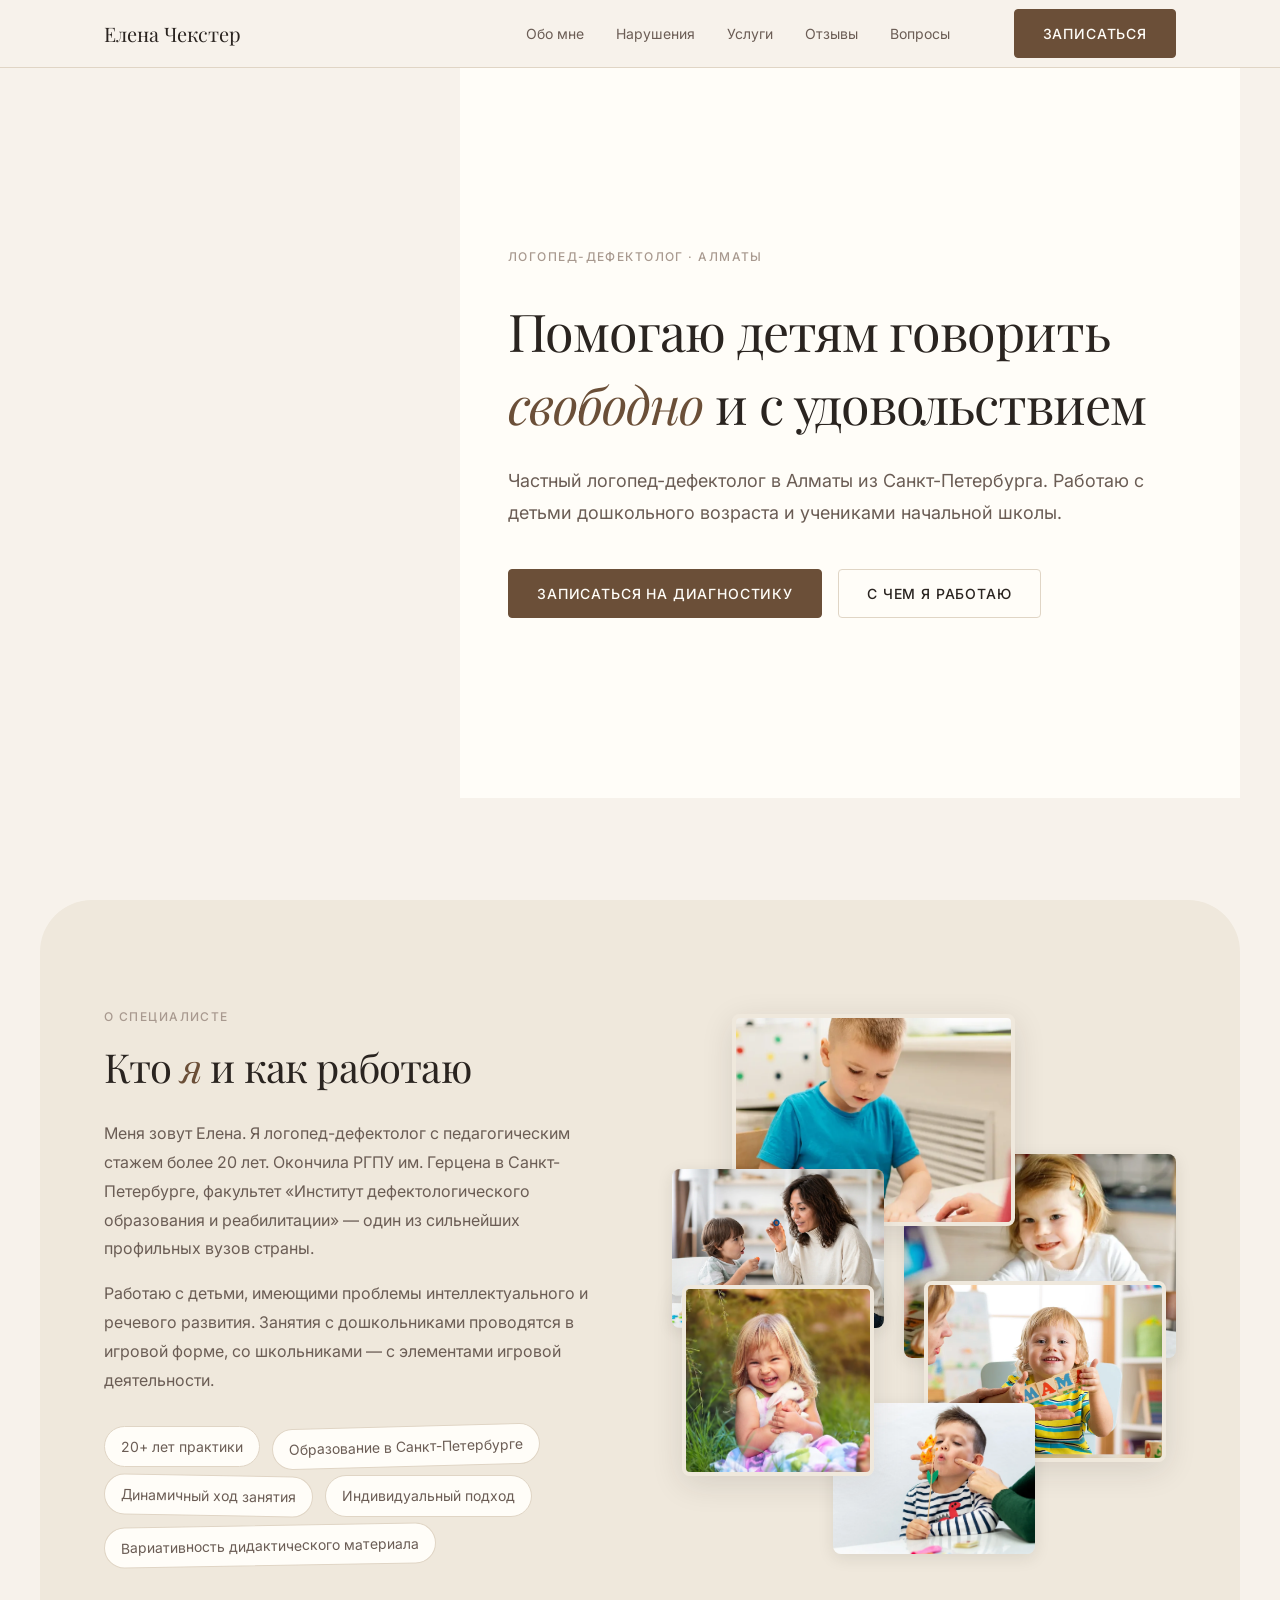
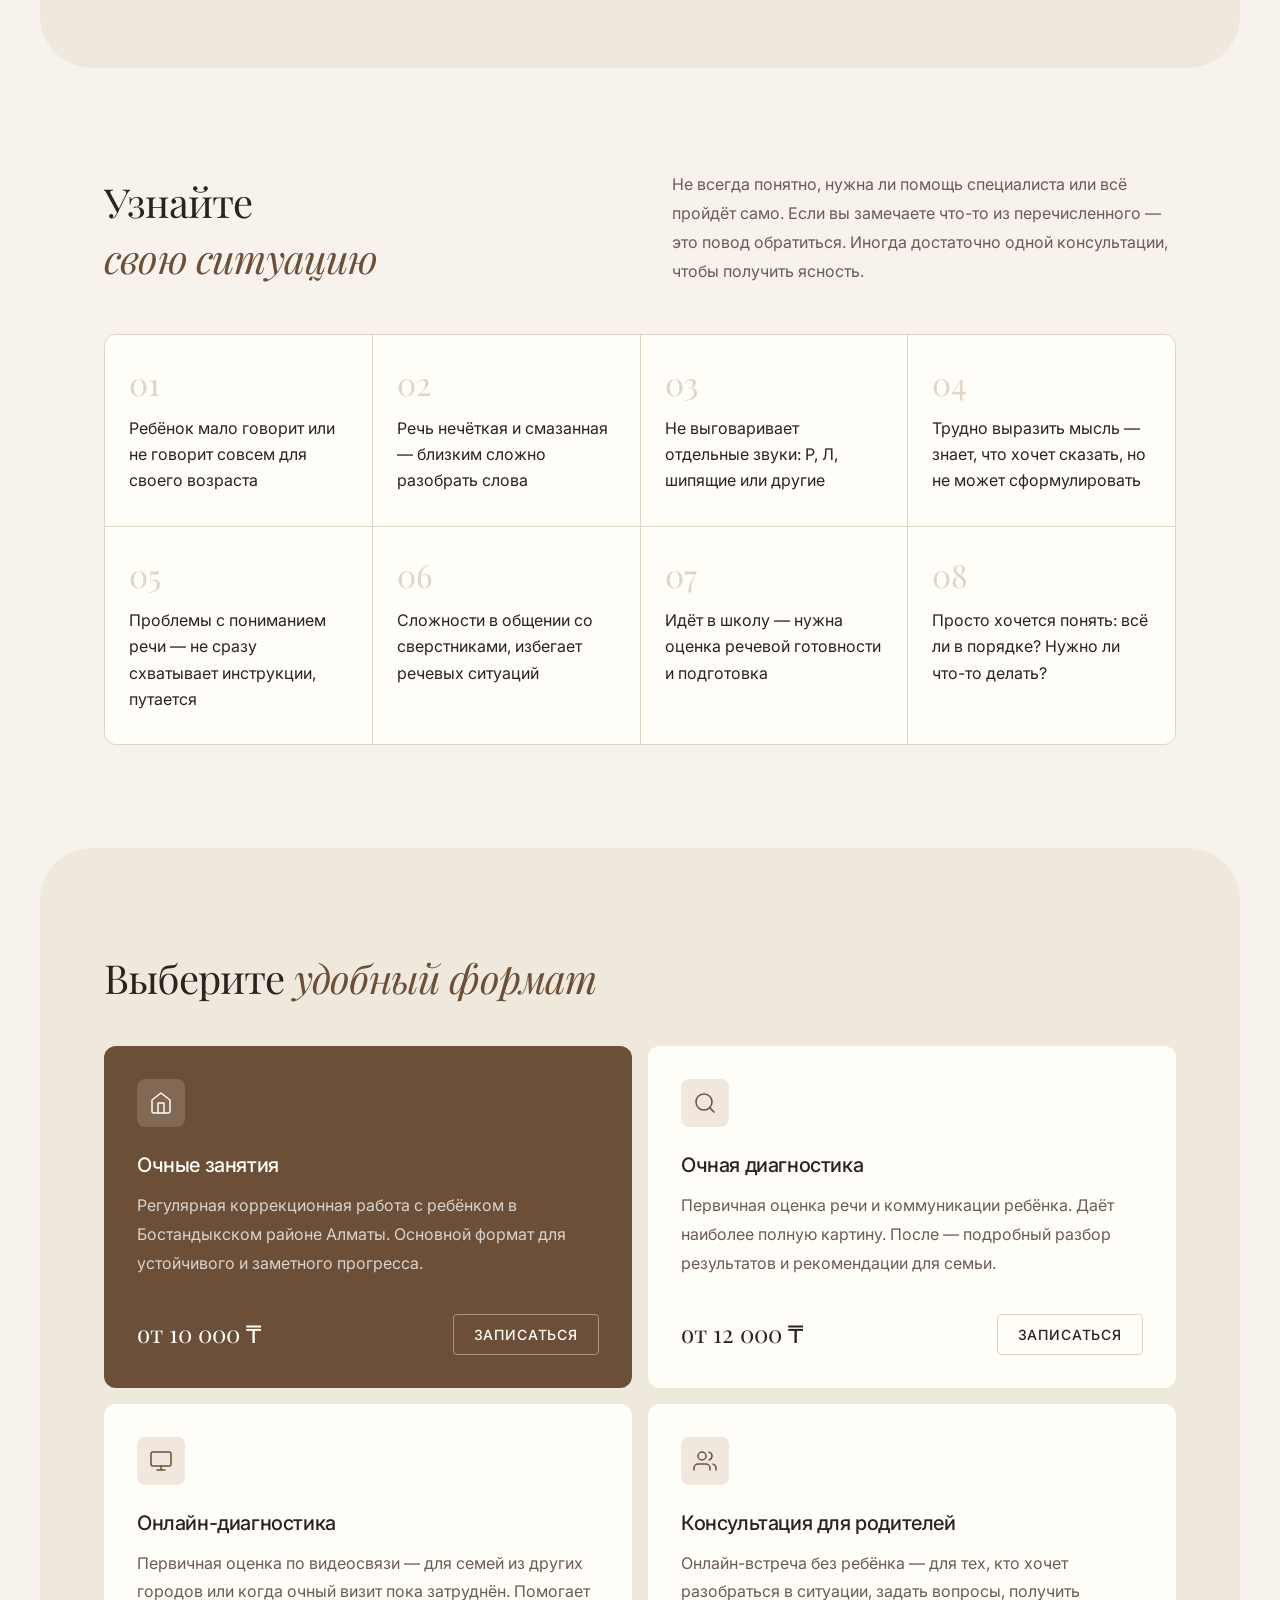
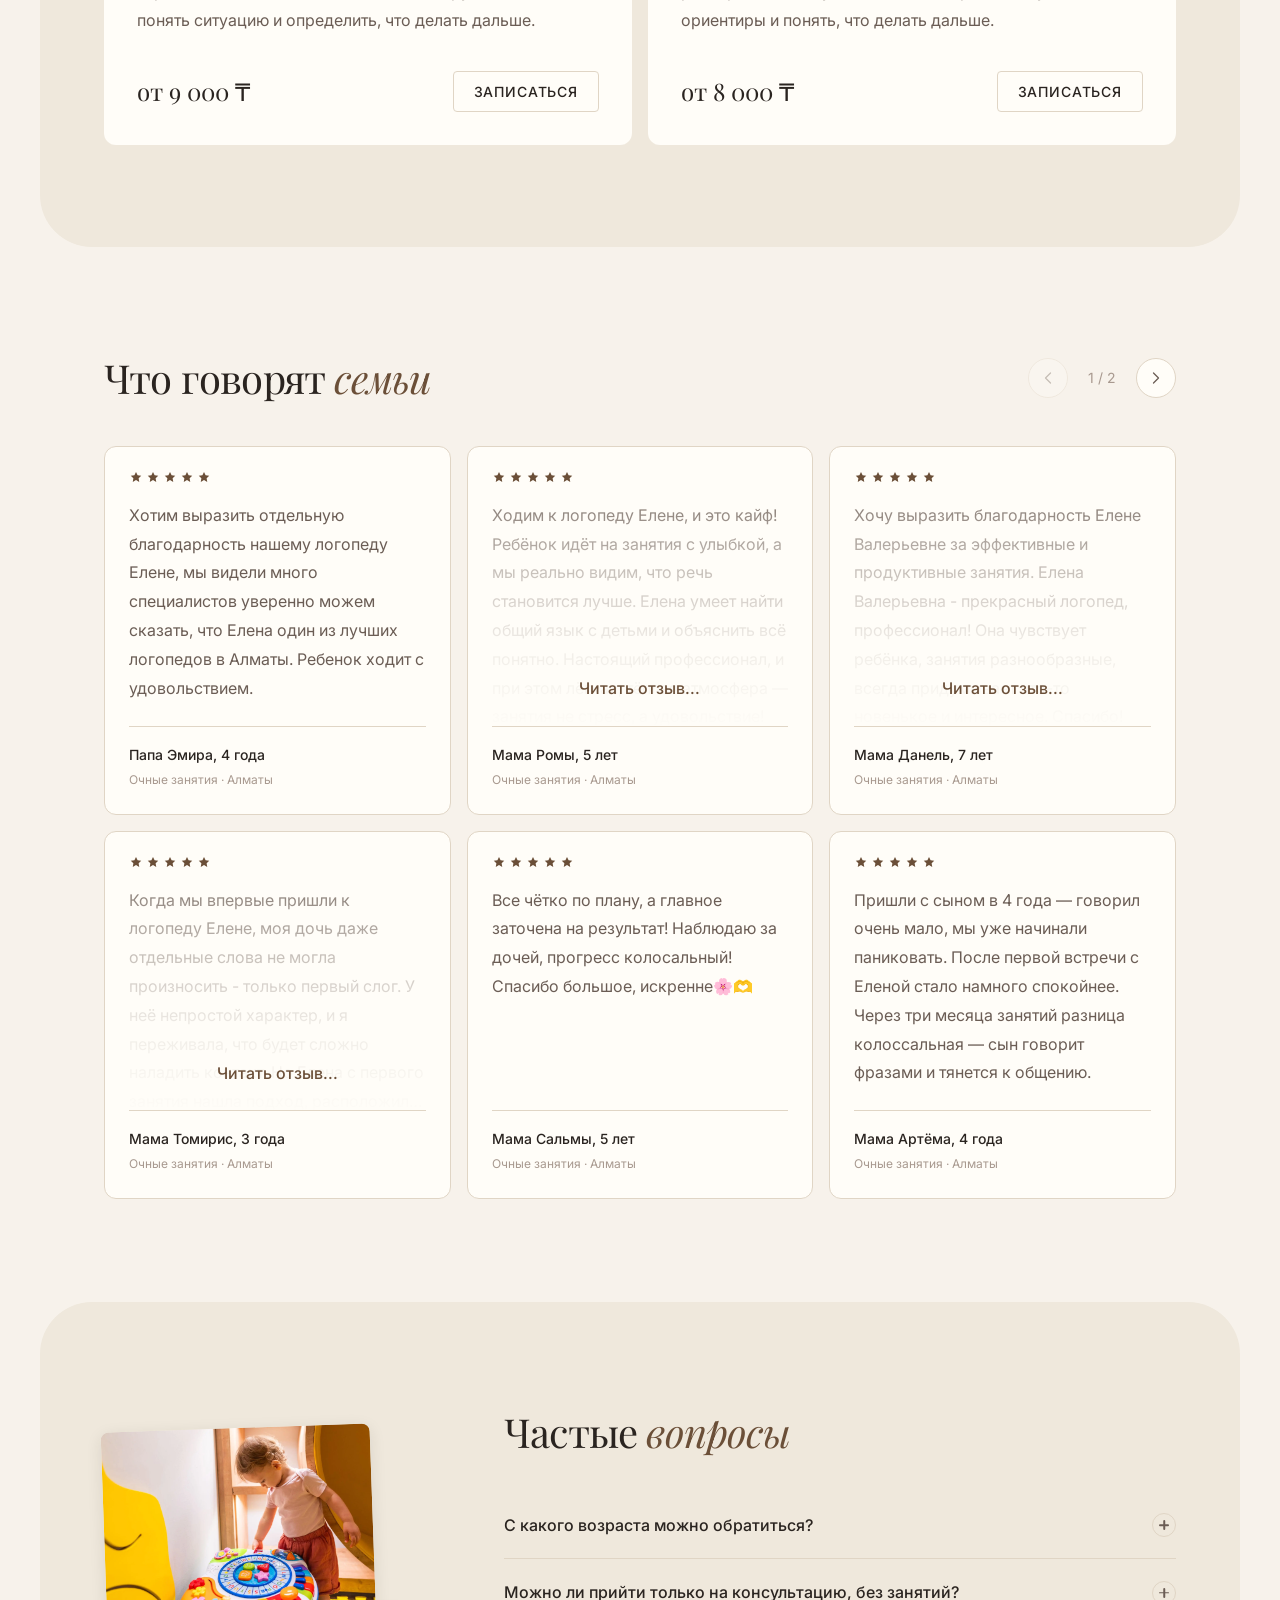
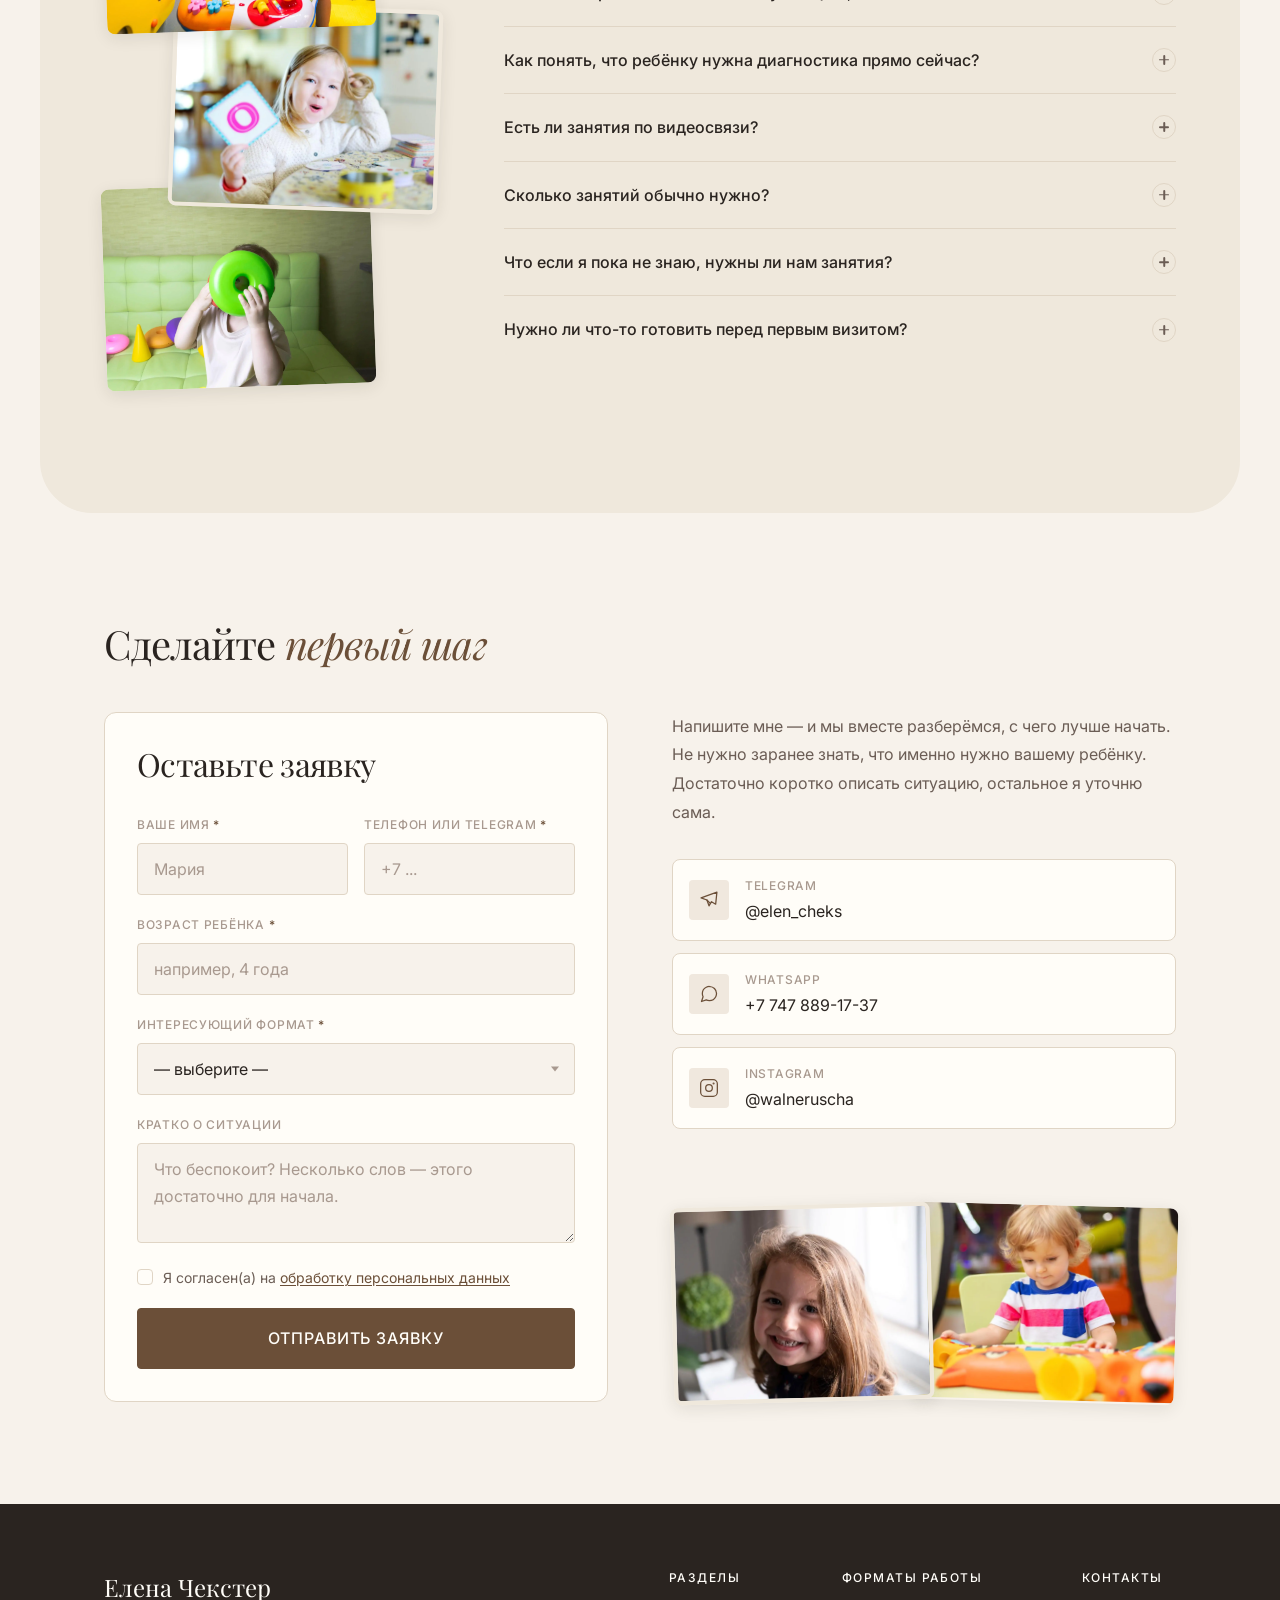
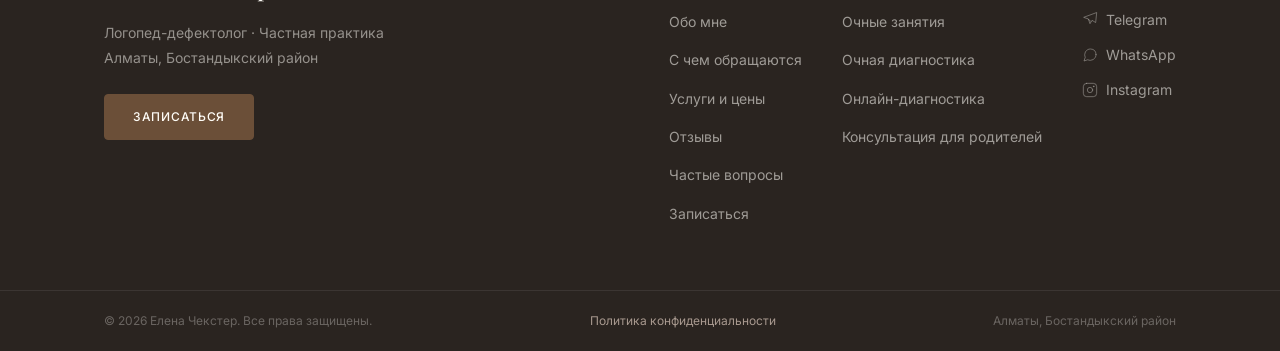
<file: index.html>
<!DOCTYPE html>
<html lang="ru">
    <head>
        <meta charset="UTF-8">
        <meta name="viewport" content="width=device-width, initial-scale=1.0, maximum-scale=1.0, user-scalable=no">

        <!-- SEO -->
        <title>Елена Чекстер — логопед-дефектолог в Алматы</title>
        <meta name="description" content="Частная практика логопеда-дефектолога в Алматы. Диагностика и занятия для детей дошкольного и младшего школьного возраста. Бостандыкский район. Запись онлайн.">
        <meta name="keywords" content="логопед Алматы, дефектолог Алматы, логопед дефектолог, занятия с логопедом, диагностика речи, Бостандыкский район">
        <meta name="robots" content="index, follow">
        <link rel="canonical" href="https://elena-chekster.kz/">

        <!-- Open Graph -->
        <meta property="og:type" content="website">
        <meta property="og:url" content="https://elena-chekster.kz/">
        <meta property="og:title" content="Елена Чекстер — логопед-дефектолог в Алматы">
        <meta property="og:description" content="Частная практика для детей дошкольного и младшего школьного возраста. Диагностика, коррекция речи, поддержка семьи. Бостандыкский район.">
        <meta property="og:image" content="https://elena-chekster.kz/images/og-image.jpg">
        <meta property="og:locale" content="ru_RU">

        <!-- Favicon -->
        <link rel="icon" type="image/png" sizes="32x32" href="images/favicon-32.png">
        <link rel="icon" type="image/png" sizes="16x16" href="images/favicon-16.png">
        <link rel="apple-touch-icon" href="/images/apple-touch-icon.png">
        <link rel="preload" as="image" href="images/hero-mobile.webp" media="(max-width: 768px)" fetchpriority="high">
        <link rel="preload" as="image" href="images/hero-pc.webp" media="(min-width: 769px)" fetchpriority="high">

        <!-- Шрифты -->
        <link rel="preconnect" href="https://fonts.googleapis.com">
        <link rel="preconnect" href="https://fonts.gstatic.com" crossorigin>
        <link href="https://fonts.googleapis.com/css2?family=Playfair+Display:ital,wght@0,400;0,500;1,400&family=Inter:wght@300;400;500&display=swap" rel="stylesheet">

        <!-- Стили -->
        <link rel="stylesheet" href="css/style.css">

        <!-- Yandex.Metrika counter -->
        <script type="text/javascript">
            (function(m,e,t,r,i,k,a){
                m[i]=m[i]||function(){(m[i].a=m[i].a||[]).push(arguments)};
                m[i].l=1*new Date();
                for (var j = 0; j < document.scripts.length; j++) {if (document.scripts[j].src === r) { return; }}
                k=e.createElement(t),a=e.getElementsByTagName(t)[0],k.async=1,k.src=r,a.parentNode.insertBefore(k,a)
            })(window, document,'script','https://mc.yandex.ru/metrika/tag.js?id=108996800', 'ym');

            if (window.ym) {
                ym(108996800, 'init', {ssr:true, webvisor:true, clickmap:true, ecommerce:"dataLayer", referrer: document.referrer, url: location.href, accurateTrackBounce:true, trackLinks:true});
            }
        </script>
        <noscript><div><img src="https://mc.yandex.ru/watch/108996800" width="1" height="1" style="position:absolute; left:-9999px;" alt="" /></div></noscript>

        <!-- Google tag (gtag.js) -->
        <script async src="https://www.googletagmanager.com/gtag/js?id=G-FMGXQK69TC"></script>
        <script>
            window.dataLayer = window.dataLayer || [];
            function gtag(){dataLayer.push(arguments);}

            gtag('js', new Date());

            // Google Analytics
            gtag('config', 'G-FMGXQK69TC');

            // Google Ads
            gtag('config', 'AW-18136187849');
        </script>

    </head>
    <body>
        <header class="header" id="header">
            <div class="container header__inner">

                <a href="#hero" class="header__logo">Елена Чекстер</a>

                <nav class="header__nav" aria-label="Основная навигация">
                    <ul class="header__nav-list">
                        <li><a href="#about"    class="header__nav-link">Обо мне</a></li>
                        <li><a href="#concerns" class="header__nav-link">Нарушения</a></li>
                        <li><a href="#services" class="header__nav-link">Услуги</a></li>
                        <li><a href="#reviews"  class="header__nav-link">Отзывы</a></li>
                        <li><a href="#faq"      class="header__nav-link">Вопросы</a></li>
                        <li class="header__nav-cta-item">
                            <a href="#contact" class="btn btn-primary header__nav-cta">ЗАПИСАТЬСЯ</a>
                        </li>
                    </ul>
                </nav>

                <a href="#contact" class="btn btn-primary header__cta">Записаться</a>

                <button class="header__burger" aria-label="Открыть меню" aria-expanded="false">
                    <span></span>
                    <span></span>
                    <span></span>
                </button>

            </div>
        </header>
        <div class="header__nav-backdrop" id="nav-backdrop"></div>

        <main>

            <!-- HERO -->
            <section class="hero" id="hero">
                <div class="hero__photo">
                    <picture>
                        <source media="(max-width: 768px)" srcset="images/hero-mobile.webp">
                        <img src="images/hero-pc.webp" width="675" height="900" alt="Елена Чекстер — логопед-дефектолог" fetchpriority="high" decoding="async">
                    </picture>
                </div>
                <div class="hero__content">
                    <span class="eyebrow">Логопед-дефектолог · Алматы</span>
                    <h1 class="hero__title">
                        Помогаю детям говорить <em>свободно</em> и с удовольствием
                    </h1>
                    <p class="hero__subtitle">
                        Частный логопед-дефектолог в Алматы из Санкт-Петербурга.
                        Работаю с детьми дошкольного возраста и учениками начальной школы.
                    </p>
                    <div class="hero__actions">
                        <a href="#contact" class="btn btn-primary">Записаться на диагностику</a>
                        <a href="#concerns" class="btn btn-secondary">С чем я работаю</a>
                    </div>
                </div>
            </section>

            <!-- ABOUT -->
            <section class="about" id="about">
                <div class="container about__inner">

                    <div class="about__left">
                        <span class="eyebrow">О специалисте</span>
                        <h2 class="about__title">Кто <em>я</em> и как работаю</h2>
                        <div class="about__text">
                            <p>Меня зовут Елена. Я логопед-дефектолог с педагогическим стажем более 20 лет. Окончила РГПУ им. Герцена в Санкт-Петербурге, факультет «Институт дефектологического образования и реабилитации» — один из сильнейших профильных вузов страны.</p>
                            <p>Работаю с детьми, имеющими проблемы интеллектуального и речевого развития. Занятия с дошкольниками проводятся в игровой форме, со школьниками — с элементами игровой деятельности.</p>
                        </div>
                        <ul class="about__badges">
                            <li class="about__badge">20+ лет практики</li>
                            <li class="about__badge">Образование в Санкт-Петербурге</li>
                            <li class="about__badge">Динамичный ход занятия</li>
                            <li class="about__badge">Индивидуальный подход</li>
                            <li class="about__badge">Вариативность дидактического материала</li>
                        </ul>
                    </div>

                    <div class="about__collage">
                        <div class="about__collage-item about__collage-item--1">
                            <img src="images/about-1.webp" width="700" height="846" alt="Занятие с ребёнком" loading="lazy" decoding="async">
                        </div>
                        <div class="about__collage-item about__collage-item--2">
                            <img src="images/about-2.webp" width="1535" height="1024" alt="Логопед и ребёнок" loading="lazy" decoding="async">
                        </div>
                        <div class="about__collage-item about__collage-item--3">
                            <img src="images/about-3.webp" width="910" height="495" alt="Работа с карточками" loading="lazy" decoding="async">
                        </div>
                        <div class="about__collage-item about__collage-item--4">
                            <img src="images/about-4.webp" width="1024" height="768" alt="Счастливый ребёнок" loading="lazy" decoding="async">
                        </div>
                        <div class="about__collage-item about__collage-item--5">
                            <img src="images/about-5.webp" width="1000" height="667" alt="Ребёнок на занятии" loading="lazy" decoding="async">
                        </div>
                        <div class="about__collage-item about__collage-item--6">
                            <img src="images/about-6.webp" width="998" height="751" alt="Игра с ребёнком" loading="lazy" decoding="async">
                        </div>
                    </div>

                </div>
            </section>

            <!-- CONCERNS -->
            <section class="concerns" id="concerns">
                <div class="container">
                    <div class="concerns__head">
                        <h2 class="concerns__title">Узнайте<br><em>свою ситуацию</em></h2>
                        <p class="concerns__lead">
                            Не всегда понятно, нужна ли помощь специалиста или всё пройдёт само.
                            Если вы замечаете что-то из перечисленного — это повод обратиться.
                            Иногда достаточно одной консультации, чтобы получить ясность.
                        </p>
                    </div>
                    <ul class="concerns__grid">
                        <li class="concerns__card">
                            <span class="concerns__card-num">01</span>
                            <p class="concerns__card-text">Ребёнок мало говорит или не говорит совсем для своего возраста</p>
                        </li>
                        <li class="concerns__card">
                            <span class="concerns__card-num">02</span>
                            <p class="concerns__card-text">Речь нечёткая и смазанная — близким сложно разобрать слова</p>
                        </li>
                        <li class="concerns__card">
                            <span class="concerns__card-num">03</span>
                            <p class="concerns__card-text">Не выговаривает отдельные звуки: Р, Л, шипящие или другие</p>
                        </li>
                        <li class="concerns__card">
                            <span class="concerns__card-num">04</span>
                            <p class="concerns__card-text">Трудно выразить мысль — знает, что хочет сказать, но не может сформулировать</p>
                        </li>
                        <li class="concerns__card">
                            <span class="concerns__card-num">05</span>
                            <p class="concerns__card-text">Проблемы с пониманием речи — не сразу схватывает инструкции, путается</p>
                        </li>
                        <li class="concerns__card">
                            <span class="concerns__card-num">06</span>
                            <p class="concerns__card-text">Сложности в общении со сверстниками, избегает речевых ситуаций</p>
                        </li>
                        <li class="concerns__card">
                            <span class="concerns__card-num">07</span>
                            <p class="concerns__card-text">Идёт в школу — нужна оценка речевой готовности и подготовка</p>
                        </li>
                        <li class="concerns__card">
                            <span class="concerns__card-num">08</span>
                            <p class="concerns__card-text">Просто хочется понять: всё ли в порядке? Нужно ли что-то делать?</p>
                        </li>
                    </ul>
                </div>
            </section>

            <!-- SERVICES -->
            <section class="services" id="services">
                <div class="container">
                    <div class="services__head">
                        <h2 class="services__title">Выберите <em>удобный формат</em></h2>
                    </div>
                    <div class="services__grid">

                        <div class="services__card services__card--primary">
                            <div class="services__card-icon">
                                <svg width="24" height="24" viewBox="0 0 24 24" fill="none" stroke="currentColor" stroke-width="1.5" stroke-linecap="round" stroke-linejoin="round">
                                    <path d="M3 9l9-7 9 7v11a2 2 0 0 1-2 2H5a2 2 0 0 1-2-2z"/>
                                    <polyline points="9 22 9 12 15 12 15 22"/>
                                </svg>
                            </div>
                            <div class="services__card-body">
                                <h3 class="services__card-name">Очные занятия</h3>
                                <p class="services__card-desc">Регулярная коррекционная работа с ребёнком в Бостандыкском районе Алматы. Основной формат для устойчивого и заметного прогресса.</p>
                            </div>
                            <div class="services__card-footer">
                                <span class="services__card-price">от 10 000 ₸</span>
                                <a href="#contact" class="btn services__card-btn">Записаться</a>
                            </div>
                        </div>

                        <div class="services__card">
                            <div class="services__card-icon">
                                <svg width="24" height="24" viewBox="0 0 24 24" fill="none" stroke="currentColor" stroke-width="1.5" stroke-linecap="round" stroke-linejoin="round">
                                    <circle cx="11" cy="11" r="8"/>
                                    <path d="M21 21l-4.35-4.35"/>
                                </svg>
                            </div>
                            <div class="services__card-body">
                                <h3 class="services__card-name">Очная диагностика</h3>
                                <p class="services__card-desc">Первичная оценка речи и коммуникации ребёнка. Даёт наиболее полную картину. После — подробный разбор результатов и рекомендации для семьи.</p>
                            </div>
                            <div class="services__card-footer">
                                <span class="services__card-price">от 12 000 ₸</span>
                                <a href="#contact" class="btn services__card-btn">Записаться</a>
                            </div>
                        </div>

                        <div class="services__card">
                            <div class="services__card-icon">
                                <svg width="24" height="24" viewBox="0 0 24 24" fill="none" stroke="currentColor" stroke-width="1.5" stroke-linecap="round" stroke-linejoin="round">
                                    <rect x="2" y="3" width="20" height="14" rx="2"/>
                                    <path d="M8 21h8M12 17v4"/>
                                </svg>
                            </div>
                            <div class="services__card-body">
                                <h3 class="services__card-name">Онлайн-диагностика</h3>
                                <p class="services__card-desc">Первичная оценка по видеосвязи — для семей из других городов или когда очный визит пока затруднён. Помогает понять ситуацию и определить, что делать дальше.</p>
                            </div>
                            <div class="services__card-footer">
                                <span class="services__card-price">от 9 000 ₸</span>
                                <a href="#contact" class="btn services__card-btn">Записаться</a>
                            </div>
                        </div>

                        <div class="services__card">
                            <div class="services__card-icon">
                                <svg width="24" height="24" viewBox="0 0 24 24" fill="none" stroke="currentColor" stroke-width="1.5" stroke-linecap="round" stroke-linejoin="round">
                                    <path d="M17 21v-2a4 4 0 0 0-4-4H5a4 4 0 0 0-4 4v2"/>
                                    <circle cx="9" cy="7" r="4"/>
                                    <path d="M23 21v-2a4 4 0 0 0-3-3.87"/>
                                    <path d="M16 3.13a4 4 0 0 1 0 7.75"/>
                                </svg>
                            </div>
                            <div class="services__card-body">
                                <h3 class="services__card-name">Консультация для родителей</h3>
                                <p class="services__card-desc">Онлайн-встреча без ребёнка — для тех, кто хочет разобраться в ситуации, задать вопросы, получить ориентиры и понять, что делать дальше.</p>
                            </div>
                            <div class="services__card-footer">
                                <span class="services__card-price">от 8 000 ₸</span>
                                <a href="#contact" class="btn services__card-btn">Записаться</a>
                            </div>
                        </div>

                    </div>
                </div>
            </section>

            <!-- REVIEWS -->
            <section class="reviews" id="reviews">
                <div class="container">
                    <div class="reviews__head">
                        <h2 class="reviews__title">Что говорят <em>семьи</em></h2>
                        <div class="reviews__nav">
                            <button class="reviews__nav-btn" id="reviews-prev" aria-label="Предыдущая страница">
                                <svg width="20" height="20" viewBox="0 0 24 24" fill="none" stroke="currentColor" stroke-width="1.5" stroke-linecap="round" stroke-linejoin="round">
                                    <path d="M15 18l-6-6 6-6"/>
                                </svg>
                            </button>
                            <span class="reviews__nav-counter">
                                <span id="reviews-current">1</span> / <span id="reviews-total">1</span>
                            </span>
                            <button class="reviews__nav-btn" id="reviews-next" aria-label="Следующая страница">
                                <svg width="20" height="20" viewBox="0 0 24 24" fill="none" stroke="currentColor" stroke-width="1.5" stroke-linecap="round" stroke-linejoin="round">
                                    <path d="M9 18l6-6-6-6"/>
                                </svg>
                            </button>
                        </div>
                    </div>

                    <div class="reviews__viewport">
                        <div class="reviews__track" id="reviews-track">

                            <article class="reviews__card">
                                <div class="reviews__card-stars">
                                    <svg viewBox="0 0 16 16"><path d="M8 1l1.85 3.75L14 5.5l-3 2.92.71 4.13L8 10.35l-3.71 2.2.71-4.13L2 5.5l4.15-.75z" fill="currentColor"/></svg>
                                    <svg viewBox="0 0 16 16"><path d="M8 1l1.85 3.75L14 5.5l-3 2.92.71 4.13L8 10.35l-3.71 2.2.71-4.13L2 5.5l4.15-.75z" fill="currentColor"/></svg>
                                    <svg viewBox="0 0 16 16"><path d="M8 1l1.85 3.75L14 5.5l-3 2.92.71 4.13L8 10.35l-3.71 2.2.71-4.13L2 5.5l4.15-.75z" fill="currentColor"/></svg>
                                    <svg viewBox="0 0 16 16"><path d="M8 1l1.85 3.75L14 5.5l-3 2.92.71 4.13L8 10.35l-3.71 2.2.71-4.13L2 5.5l4.15-.75z" fill="currentColor"/></svg>
                                    <svg viewBox="0 0 16 16"><path d="M8 1l1.85 3.75L14 5.5l-3 2.92.71 4.13L8 10.35l-3.71 2.2.71-4.13L2 5.5l4.15-.75z" fill="currentColor"/></svg>
                                </div>
                                <p class="reviews__card-text">Хотим выразить отдельную благодарность нашему логопеду Елене, мы видели много специалистов уверенно можем сказать, что Елена один из лучших логопедов в Алматы. Ребенок ходит с удовольствием.</p>
                                <div class="reviews__card-author">
                                    <span class="reviews__card-name">Папа Эмира, 4 года</span>
                                    <span class="reviews__card-meta">Очные занятия · Алматы</span>
                                </div>
                            </article>

                            <article class="reviews__card">
                                <div class="reviews__card-stars">
                                    <svg viewBox="0 0 16 16"><path d="M8 1l1.85 3.75L14 5.5l-3 2.92.71 4.13L8 10.35l-3.71 2.2.71-4.13L2 5.5l4.15-.75z" fill="currentColor"/></svg>
                                    <svg viewBox="0 0 16 16"><path d="M8 1l1.85 3.75L14 5.5l-3 2.92.71 4.13L8 10.35l-3.71 2.2.71-4.13L2 5.5l4.15-.75z" fill="currentColor"/></svg>
                                    <svg viewBox="0 0 16 16"><path d="M8 1l1.85 3.75L14 5.5l-3 2.92.71 4.13L8 10.35l-3.71 2.2.71-4.13L2 5.5l4.15-.75z" fill="currentColor"/></svg>
                                    <svg viewBox="0 0 16 16"><path d="M8 1l1.85 3.75L14 5.5l-3 2.92.71 4.13L8 10.35l-3.71 2.2.71-4.13L2 5.5l4.15-.75z" fill="currentColor"/></svg>
                                    <svg viewBox="0 0 16 16"><path d="M8 1l1.85 3.75L14 5.5l-3 2.92.71 4.13L8 10.35l-3.71 2.2.71-4.13L2 5.5l4.15-.75z" fill="currentColor"/></svg>
                                </div>
                                <p class="reviews__card-text">Ходим к логопеду Елене, и это кайф! Ребёнок идёт на занятия с улыбкой, а мы реально видим, что речь становится лучше. Елена умеет найти общий язык с детьми и объяснить всё понятно. Настоящий профессионал, и при этом лёгкая, тёплая атмосфера — занятия не стресс, а удовольствие!</p>
                                <div class="reviews__card-author">
                                    <span class="reviews__card-name">Мама Ромы, 5 лет</span>
                                    <span class="reviews__card-meta">Очные занятия · Алматы</span>
                                </div>
                            </article>

                            <article class="reviews__card">
                                <div class="reviews__card-stars">
                                    <svg viewBox="0 0 16 16"><path d="M8 1l1.85 3.75L14 5.5l-3 2.92.71 4.13L8 10.35l-3.71 2.2.71-4.13L2 5.5l4.15-.75z" fill="currentColor"/></svg>
                                    <svg viewBox="0 0 16 16"><path d="M8 1l1.85 3.75L14 5.5l-3 2.92.71 4.13L8 10.35l-3.71 2.2.71-4.13L2 5.5l4.15-.75z" fill="currentColor"/></svg>
                                    <svg viewBox="0 0 16 16"><path d="M8 1l1.85 3.75L14 5.5l-3 2.92.71 4.13L8 10.35l-3.71 2.2.71-4.13L2 5.5l4.15-.75z" fill="currentColor"/></svg>
                                    <svg viewBox="0 0 16 16"><path d="M8 1l1.85 3.75L14 5.5l-3 2.92.71 4.13L8 10.35l-3.71 2.2.71-4.13L2 5.5l4.15-.75z" fill="currentColor"/></svg>
                                    <svg viewBox="0 0 16 16"><path d="M8 1l1.85 3.75L14 5.5l-3 2.92.71 4.13L8 10.35l-3.71 2.2.71-4.13L2 5.5l4.15-.75z" fill="currentColor"/></svg>
                                </div>
                                <p class="reviews__card-text">Хочу выразить благодарность Елене Валерьевне за эффективные и продуктивные занятия. Елена Валерьевна - прекрасный логопед, профессионал! Она чувствует ребёнка, занятия разнообразные, всегда придумывает что-то новенькое и интересное. Спасибо!</p>
                                <div class="reviews__card-author">
                                    <span class="reviews__card-name">Мама Данель, 7 лет</span>
                                    <span class="reviews__card-meta">Очные занятия · Алматы</span>
                                </div>
                            </article>

                            <article class="reviews__card">
                                <div class="reviews__card-stars">
                                    <svg viewBox="0 0 16 16"><path d="M8 1l1.85 3.75L14 5.5l-3 2.92.71 4.13L8 10.35l-3.71 2.2.71-4.13L2 5.5l4.15-.75z" fill="currentColor"/></svg>
                                    <svg viewBox="0 0 16 16"><path d="M8 1l1.85 3.75L14 5.5l-3 2.92.71 4.13L8 10.35l-3.71 2.2.71-4.13L2 5.5l4.15-.75z" fill="currentColor"/></svg>
                                    <svg viewBox="0 0 16 16"><path d="M8 1l1.85 3.75L14 5.5l-3 2.92.71 4.13L8 10.35l-3.71 2.2.71-4.13L2 5.5l4.15-.75z" fill="currentColor"/></svg>
                                    <svg viewBox="0 0 16 16"><path d="M8 1l1.85 3.75L14 5.5l-3 2.92.71 4.13L8 10.35l-3.71 2.2.71-4.13L2 5.5l4.15-.75z" fill="currentColor"/></svg>
                                    <svg viewBox="0 0 16 16"><path d="M8 1l1.85 3.75L14 5.5l-3 2.92.71 4.13L8 10.35l-3.71 2.2.71-4.13L2 5.5l4.15-.75z" fill="currentColor"/></svg>
                                </div>
                                <p class="reviews__card-text">Когда мы впервые пришли к логопеду Елене, моя дочь даже отдельные слова не могла произносить - только первый слог. У неё непростой характер, и я переживала, что будет сложно наладить контакт. Но Елена с первого занятия нашла подход, расположила к себе, и занятия стали для дочки в радость. За 9 месяцев мы увидели потрясающий результат - теперь дочь говорит без остановки, строит фразы, делится мыслями и эмоциями. Елена не только профессионал своего дела, но и очень тёплый, заботливый человек: всегда встречает с улыбкой, угощает сушками и киндерами, создаёт уютную атмосферу, в которой ребёнку хочется учиться. Спасибо Елене огромное за труд, терпение🥹🥹❤️❤️😘😘😘</p>
                                <div class="reviews__card-author">
                                    <span class="reviews__card-name">Мама Томирис, 3 года</span>
                                    <span class="reviews__card-meta">Очные занятия · Алматы</span>
                                </div>
                            </article>

                            <article class="reviews__card">
                                <div class="reviews__card-stars">
                                    <svg viewBox="0 0 16 16"><path d="M8 1l1.85 3.75L14 5.5l-3 2.92.71 4.13L8 10.35l-3.71 2.2.71-4.13L2 5.5l4.15-.75z" fill="currentColor"/></svg>
                                    <svg viewBox="0 0 16 16"><path d="M8 1l1.85 3.75L14 5.5l-3 2.92.71 4.13L8 10.35l-3.71 2.2.71-4.13L2 5.5l4.15-.75z" fill="currentColor"/></svg>
                                    <svg viewBox="0 0 16 16"><path d="M8 1l1.85 3.75L14 5.5l-3 2.92.71 4.13L8 10.35l-3.71 2.2.71-4.13L2 5.5l4.15-.75z" fill="currentColor"/></svg>
                                    <svg viewBox="0 0 16 16"><path d="M8 1l1.85 3.75L14 5.5l-3 2.92.71 4.13L8 10.35l-3.71 2.2.71-4.13L2 5.5l4.15-.75z" fill="currentColor"/></svg>
                                    <svg viewBox="0 0 16 16"><path d="M8 1l1.85 3.75L14 5.5l-3 2.92.71 4.13L8 10.35l-3.71 2.2.71-4.13L2 5.5l4.15-.75z" fill="currentColor"/></svg>
                                </div>
                                <p class="reviews__card-text">Все чётко по плану, а главное заточена на результат! Наблюдаю за дочей, прогресс колосальный! Спасибо большое, искренне🌸🫶</p>
                                <div class="reviews__card-author">
                                    <span class="reviews__card-name">Мама Сальмы, 5 лет</span>
                                    <span class="reviews__card-meta">Очные занятия · Алматы</span>
                                </div>
                            </article>

                            <article class="reviews__card">
                                <div class="reviews__card-stars">
                                    <svg viewBox="0 0 16 16"><path d="M8 1l1.85 3.75L14 5.5l-3 2.92.71 4.13L8 10.35l-3.71 2.2.71-4.13L2 5.5l4.15-.75z" fill="currentColor"/></svg>
                                    <svg viewBox="0 0 16 16"><path d="M8 1l1.85 3.75L14 5.5l-3 2.92.71 4.13L8 10.35l-3.71 2.2.71-4.13L2 5.5l4.15-.75z" fill="currentColor"/></svg>
                                    <svg viewBox="0 0 16 16"><path d="M8 1l1.85 3.75L14 5.5l-3 2.92.71 4.13L8 10.35l-3.71 2.2.71-4.13L2 5.5l4.15-.75z" fill="currentColor"/></svg>
                                    <svg viewBox="0 0 16 16"><path d="M8 1l1.85 3.75L14 5.5l-3 2.92.71 4.13L8 10.35l-3.71 2.2.71-4.13L2 5.5l4.15-.75z" fill="currentColor"/></svg>
                                    <svg viewBox="0 0 16 16"><path d="M8 1l1.85 3.75L14 5.5l-3 2.92.71 4.13L8 10.35l-3.71 2.2.71-4.13L2 5.5l4.15-.75z" fill="currentColor"/></svg>
                                </div>
                                <p class="reviews__card-text">Пришли с сыном в 4 года — говорил очень мало, мы уже начинали паниковать. После первой встречи с Еленой стало намного спокойнее. Через три месяца занятий разница колоссальная — сын говорит фразами и тянется к общению.</p>
                                <div class="reviews__card-author">
                                    <span class="reviews__card-name">Мама Артёма, 4 года</span>
                                    <span class="reviews__card-meta">Очные занятия · Алматы</span>
                                </div>
                            </article>

                            <article class="reviews__card">
                                <div class="reviews__card-stars">
                                    <svg viewBox="0 0 16 16"><path d="M8 1l1.85 3.75L14 5.5l-3 2.92.71 4.13L8 10.35l-3.71 2.2.71-4.13L2 5.5l4.15-.75z" fill="currentColor"/></svg>
                                    <svg viewBox="0 0 16 16"><path d="M8 1l1.85 3.75L14 5.5l-3 2.92.71 4.13L8 10.35l-3.71 2.2.71-4.13L2 5.5l4.15-.75z" fill="currentColor"/></svg>
                                    <svg viewBox="0 0 16 16"><path d="M8 1l1.85 3.75L14 5.5l-3 2.92.71 4.13L8 10.35l-3.71 2.2.71-4.13L2 5.5l4.15-.75z" fill="currentColor"/></svg>
                                    <svg viewBox="0 0 16 16"><path d="M8 1l1.85 3.75L14 5.5l-3 2.92.71 4.13L8 10.35l-3.71 2.2.71-4.13L2 5.5l4.15-.75z" fill="currentColor"/></svg>
                                    <svg viewBox="0 0 16 16"><path d="M8 1l1.85 3.75L14 5.5l-3 2.92.71 4.13L8 10.35l-3.71 2.2.71-4.13L2 5.5l4.15-.75z" fill="currentColor"/></svg>
                                </div>
                                <p class="reviews__card-text">Сделали онлайн-консультацию — не знали, нужен ли нам вообще логопед. Елена очень подробно разобрала нашу ситуацию, объяснила что критично, а что нет. После разговора появилась чёткая картина.</p>
                                <div class="reviews__card-author">
                                    <span class="reviews__card-name">Родители Миланы, 5 лет</span>
                                    <span class="reviews__card-meta">Онлайн-консультация</span>
                                </div>
                            </article>

                            <article class="reviews__card">
                                <div class="reviews__card-stars">
                                    <svg viewBox="0 0 16 16"><path d="M8 1l1.85 3.75L14 5.5l-3 2.92.71 4.13L8 10.35l-3.71 2.2.71-4.13L2 5.5l4.15-.75z" fill="currentColor"/></svg>
                                    <svg viewBox="0 0 16 16"><path d="M8 1l1.85 3.75L14 5.5l-3 2.92.71 4.13L8 10.35l-3.71 2.2.71-4.13L2 5.5l4.15-.75z" fill="currentColor"/></svg>
                                    <svg viewBox="0 0 16 16"><path d="M8 1l1.85 3.75L14 5.5l-3 2.92.71 4.13L8 10.35l-3.71 2.2.71-4.13L2 5.5l4.15-.75z" fill="currentColor"/></svg>
                                    <svg viewBox="0 0 16 16"><path d="M8 1l1.85 3.75L14 5.5l-3 2.92.71 4.13L8 10.35l-3.71 2.2.71-4.13L2 5.5l4.15-.75z" fill="currentColor"/></svg>
                                    <svg viewBox="0 0 16 16"><path d="M8 1l1.85 3.75L14 5.5l-3 2.92.71 4.13L8 10.35l-3.71 2.2.71-4.13L2 5.5l4.15-.75z" fill="currentColor"/></svg>
                                </div>
                                <p class="reviews__card-text">Готовили дочь к школе. Думали, с речью всё хорошо — но диагностика показала несколько моментов, на которые стоит обратить внимание. Хорошо, что сделали заблаговременно. Дочь идёт к Елене с удовольствием.</p>
                                <div class="reviews__card-author">
                                    <span class="reviews__card-name">Мама Дарины, 6 лет</span>
                                    <span class="reviews__card-meta">Диагностика · подготовка к школе</span>
                                </div>
                            </article>

                            <article class="reviews__card">
                                <div class="reviews__card-stars">
                                    <svg viewBox="0 0 16 16"><path d="M8 1l1.85 3.75L14 5.5l-3 2.92.71 4.13L8 10.35l-3.71 2.2.71-4.13L2 5.5l4.15-.75z" fill="currentColor"/></svg>
                                    <svg viewBox="0 0 16 16"><path d="M8 1l1.85 3.75L14 5.5l-3 2.92.71 4.13L8 10.35l-3.71 2.2.71-4.13L2 5.5l4.15-.75z" fill="currentColor"/></svg>
                                    <svg viewBox="0 0 16 16"><path d="M8 1l1.85 3.75L14 5.5l-3 2.92.71 4.13L8 10.35l-3.71 2.2.71-4.13L2 5.5l4.15-.75z" fill="currentColor"/></svg>
                                    <svg viewBox="0 0 16 16"><path d="M8 1l1.85 3.75L14 5.5l-3 2.92.71 4.13L8 10.35l-3.71 2.2.71-4.13L2 5.5l4.15-.75z" fill="currentColor"/></svg>
                                    <svg viewBox="0 0 16 16"><path d="M8 1l1.85 3.75L14 5.5l-3 2.92.71 4.13L8 10.35l-3.71 2.2.71-4.13L2 5.5l4.15-.75z" fill="currentColor"/></svg>
                                </div>
                                <p class="reviews__card-text">Сын 3 лет почти не говорил. Очень рада, что попали к Елене. Прогресс есть уже после первого месяца занятий.</p>
                                <div class="reviews__card-author">
                                    <span class="reviews__card-name">Мама Тимура, 3 года</span>
                                    <span class="reviews__card-meta">Диагностика · очные занятия</span>
                                </div>
                            </article>

                            <article class="reviews__card">
                                <div class="reviews__card-stars">
                                    <svg viewBox="0 0 16 16"><path d="M8 1l1.85 3.75L14 5.5l-3 2.92.71 4.13L8 10.35l-3.71 2.2.71-4.13L2 5.5l4.15-.75z" fill="currentColor"/></svg>
                                    <svg viewBox="0 0 16 16"><path d="M8 1l1.85 3.75L14 5.5l-3 2.92.71 4.13L8 10.35l-3.71 2.2.71-4.13L2 5.5l4.15-.75z" fill="currentColor"/></svg>
                                    <svg viewBox="0 0 16 16"><path d="M8 1l1.85 3.75L14 5.5l-3 2.92.71 4.13L8 10.35l-3.71 2.2.71-4.13L2 5.5l4.15-.75z" fill="currentColor"/></svg>
                                    <svg viewBox="0 0 16 16"><path d="M8 1l1.85 3.75L14 5.5l-3 2.92.71 4.13L8 10.35l-3.71 2.2.71-4.13L2 5.5l4.15-.75z" fill="currentColor"/></svg>
                                    <svg viewBox="0 0 16 16"><path d="M8 1l1.85 3.75L14 5.5l-3 2.92.71 4.13L8 10.35l-3.71 2.2.71-4.13L2 5.5l4.15-.75z" fill="currentColor"/></svg>
                                </div>
                                <p class="reviews__card-text">Обратились с дочерью 5 лет — речь была, но смазанная. За несколько месяцев изменения очень заметны. При этом дочь не воспринимает занятия как что-то тяжёлое — она просто играет с Еленой.</p>
                                <div class="reviews__card-author">
                                    <span class="reviews__card-name">Папа Алины, 5 лет</span>
                                    <span class="reviews__card-meta">Коррекция речи · Алматы</span>
                                </div>
                            </article>

                        </div>
                    </div>
                </div>
            </section>

            <!-- FAQ -->
            <section class="faq" id="faq">
                <div class="container">
                    <div class="faq__inner">

                        <div class="faq__collage">
                            <div class="faq__collage-item faq__collage-item--1">
                                <img src="images/faq-1.webp" width="2048" height="1366" alt="Ребёнок занимается за столом" loading="lazy" decoding="async">
                            </div>
                            <div class="faq__collage-item faq__collage-item--2">
                                <img src="images/faq-2.webp" width="1236" height="920" alt="Ребёнок занимается с развивающими карточками" loading="lazy" decoding="async">
                            </div>
                            <div class="faq__collage-item faq__collage-item--3">
                                <img src="images/faq-3.webp" width="2048" height="1365" alt="Ребёнок играет и развивается" loading="lazy" decoding="async">
                            </div>
                        </div>

                        <div class="faq__content">
                            <h2 class="faq__title">Частые <em>вопросы</em></h2>
                            <ul class="faq__list">

                                <li class="faq__item">
                                    <button class="faq__question" aria-expanded="false">
                                        <span>С какого возраста можно обратиться?</span>
                                        <span class="faq__icon" aria-hidden="true"></span>
                                    </button>
                                    <div class="faq__answer">
                                        <p>Я работаю с детьми приблизительно с 3 лет и до конца начальной школы. Если ваш ребёнок в этом диапазоне — смело обращайтесь. Если сомневаетесь, подходит ли ваш случай — напишите, разберёмся вместе.</p>
                                    </div>
                                </li>

                                <li class="faq__item">
                                    <button class="faq__question" aria-expanded="false">
                                        <span>Можно ли прийти только на консультацию, без занятий?</span>
                                        <span class="faq__icon" aria-hidden="true"></span>
                                    </button>
                                    <div class="faq__answer">
                                        <p>Да, конечно. Многие семьи приходят именно с задачей понять ситуацию — без намерения сразу начинать занятия. Диагностика и консультация — самостоятельные форматы, ни к чему не обязывающие.</p>
                                    </div>
                                </li>

                                <li class="faq__item">
                                    <button class="faq__question" aria-expanded="false">
                                        <span>Как понять, что ребёнку нужна диагностика прямо сейчас?</span>
                                        <span class="faq__icon" aria-hidden="true"></span>
                                    </button>
                                    <div class="faq__answer">
                                        <p>Если что-то вас беспокоит — этого уже достаточно. Не нужно ждать очевидной проблемы. Диагностика существует именно для того, чтобы разобраться: есть ли что-то, требующее внимания, или всё в пределах нормы. Лучше проверить и успокоиться.</p>
                                    </div>
                                </li>

                                <li class="faq__item">
                                    <button class="faq__question" aria-expanded="false">
                                        <span>Есть ли занятия по видеосвязи?</span>
                                        <span class="faq__icon" aria-hidden="true"></span>
                                    </button>
                                    <div class="faq__answer">
                                        <p>Онлайн-формат я использую для диагностики и консультаций для родителей. Регулярную коррекционную работу с ребёнком провожу только очно — живое взаимодействие даёт значительно больше возможностей. Если вы не в Алматы, начать можно с онлайн-диагностики.</p>
                                    </div>
                                </li>

                                <li class="faq__item">
                                    <button class="faq__question" aria-expanded="false">
                                        <span>Сколько занятий обычно нужно?</span>
                                        <span class="faq__icon" aria-hidden="true"></span>
                                    </button>
                                    <div class="faq__answer">
                                        <p>Это зависит от конкретной ситуации. Для коррекции одного звука — обычно несколько месяцев. При задержке речевого развития — дольше. После диагностики я даю более конкретный ориентир. Главное — прогресс виден, и вы его замечаете.</p>
                                    </div>
                                </li>

                                <li class="faq__item">
                                    <button class="faq__question" aria-expanded="false">
                                        <span>Что если я пока не знаю, нужны ли нам занятия?</span>
                                        <span class="faq__icon" aria-hidden="true"></span>
                                    </button>
                                    <div class="faq__answer">
                                        <p>Именно для этого и нужна диагностика. Я не назначаю занятия на всякий случай. Если регулярная работа не нужна — скажу прямо. Моя задача — чтобы вы ушли с ясным пониманием ситуации, а не с новыми вопросами или лишними расходами.</p>
                                    </div>
                                </li>

                                <li class="faq__item">
                                    <button class="faq__question" aria-expanded="false">
                                        <span>Нужно ли что-то готовить перед первым визитом?</span>
                                        <span class="faq__icon" aria-hidden="true"></span>
                                    </button>
                                    <div class="faq__answer">
                                        <p>Ничего специального не нужно. Если есть заключения других специалистов — педиатра, невролога, психолога — возьмите их с собой: это поможет увидеть полную картину. В остальном — просто приходите.</p>
                                    </div>
                                </li>

                            </ul>
                        </div>

                    </div>
                </div>
            </section>

            <!-- CONTACT -->
            <section class="contact" id="contact">
                <div class="container">

                    <h2 class="contact__title">Сделайте <em>первый шаг</em></h2>

                    <div class="contact__inner">

                        <!-- Форма — слева -->
                        <div class="contact__form-col">
                            <form class="contact__form" id="contact-form" action="/.netlify/functions/send-telegram" method="POST" novalidate>

                                <h3 class="contact__form-title">Оставьте заявку</h3>

                                <div class="contact__form-fields">
                                    <div aria-hidden="true" style="position:absolute; left:-9999px; width:1px; height:1px; overflow:hidden;">
                                        <label for="field-website">Website</label>
                                        <input type="text" id="field-website" name="website" tabindex="-1" autocomplete="off">
                                    </div>
                                    <input type="hidden" id="field-form-started-at" name="formStartedAt" value="0">

                                    <div class="contact__form-row">
                                        <div class="contact__form-group">
                                            <label class="contact__form-label" for="field-name">Ваше имя <span class="contact__form-required">*</span></label>
                                            <input class="contact__form-input" type="text" id="field-name" name="name" placeholder="Мария" autocomplete="name" required>
                                        </div>
                                        <div class="contact__form-group">
                                            <label class="contact__form-label" for="field-phone">Телефон или telegram <span class="contact__form-required">*</span></label>
                                            <input class="contact__form-input" type="text" id="field-phone" name="phone" placeholder="+7 ..." autocomplete="tel" required>
                                        </div>
                                    </div>

                                    <div class="contact__form-group">
                                        <label class="contact__form-label" for="field-age">Возраст ребёнка <span class="contact__form-required">*</span></label>
                                        <input class="contact__form-input" type="text" id="field-age" name="age" placeholder="например, 4 года" required>
                                    </div>

                                    <div class="contact__form-group">
                                        <label class="contact__form-label" for="field-format">Интересующий формат <span class="contact__form-required">*</span></label>
                                        <div class="contact__form-select-wrap">
                                            <select class="contact__form-input contact__form-select" id="field-format" name="format" required>
                                                <option value="">— выберите —</option>
                                                <option>Очная диагностика</option>
                                                <option>Очные занятия</option>
                                                <option>Онлайн-диагностика</option>
                                                <option>Онлайн-консультация для родителей</option>
                                                <option>Ещё не знаю, помогите разобраться</option>
                                            </select>
                                        </div>
                                    </div>

                                    <div class="contact__form-group">
                                        <label class="contact__form-label" for="field-message">Кратко о ситуации</label>
                                        <textarea class="contact__form-input contact__form-textarea" id="field-message" name="message" placeholder="Что беспокоит? Несколько слов — этого достаточно для начала."></textarea>
                                    </div>

                                    <div class="contact__form-group contact__form-group--consent">
                                        <div class="contact__form-consent">
                                            <input type="checkbox" id="field-consent" name="consent" value="yes" required>
                                            <label for="field-consent" class="contact__form-consent-box" aria-label="Согласие на обработку персональных данных"></label>
                                            <span class="contact__form-consent-text">
                                                Я согласен(а) на
                                                <a href="privacy.html" target="_blank" class="contact__form-consent-link">обработку персональных данных</a>
                                            </span>
                                        </div>
                                    </div>

                                    <button type="submit" class="btn btn-primary contact__form-btn">Отправить заявку</button>

                                </div>
                            </form>
                        </div>

                        <!-- Текст, контакты, коллаж — справа -->
                        <div class="contact__info">

                            <p class="contact__lead">
                                Напишите мне — и мы вместе разберёмся, с чего лучше начать.
                                Не нужно заранее знать, что именно нужно вашему ребёнку.
                                Достаточно коротко описать ситуацию, остальное я уточню сама.
                            </p>

                            <ul class="contact__links">
                                <li>
                                    <a href="https://t.me/elen_cheks" class="contact__link" target="_blank" rel="noopener">
                                        <span class="contact__link-icon">
                                            <svg width="20" height="20" viewBox="0 0 24 24" fill="none" stroke="currentColor" stroke-width="1.5" stroke-linecap="round" stroke-linejoin="round">
                                                <path d="M21.5 2.5L2.5 9.5l7 2.5 2.5 7 3-5 5 3z"/>
                                                <path d="M9.5 12l3.5 3.5"/>
                                            </svg>
                                        </span>
                                        <span class="contact__link-body">
                                            <span class="contact__link-label">Telegram</span>
                                            <span class="contact__link-value">@elen_cheks</span>
                                        </span>
                                    </a>
                                </li>
                                <li>
                                    <a href="https://wa.me/77478891737" class="contact__link" target="_blank" rel="noopener">
                                        <span class="contact__link-icon">
                                            <svg width="20" height="20" viewBox="0 0 24 24" fill="none" stroke="currentColor" stroke-width="1.5" stroke-linecap="round" stroke-linejoin="round">
                                                <path d="M21 11.5a8.38 8.38 0 0 1-.9 3.8 8.5 8.5 0 0 1-7.6 4.7 8.38 8.38 0 0 1-3.8-.9L3 21l1.9-5.7a8.38 8.38 0 0 1-.9-3.8 8.5 8.5 0 0 1 4.7-7.6 8.38 8.38 0 0 1 3.8-.9h.5a8.48 8.48 0 0 1 8 8v.5z"/>
                                            </svg>
                                        </span>
                                        <span class="contact__link-body">
                                            <span class="contact__link-label">WhatsApp</span>
                                            <span class="contact__link-value">+7 747 889-17-37</span>
                                        </span>
                                    </a>
                                </li>
                                <li>
                                    <a href="https://instagram.com/walneruscha" class="contact__link" target="_blank" rel="noopener">
                                        <span class="contact__link-icon">
                                            <svg width="20" height="20" viewBox="0 0 24 24" fill="none" stroke="currentColor" stroke-width="1.5" stroke-linecap="round" stroke-linejoin="round">
                                                <rect x="2" y="2" width="20" height="20" rx="5" ry="5"/>
                                                <circle cx="12" cy="12" r="4"/>
                                                <circle cx="17.5" cy="6.5" r="0.5" fill="currentColor"/>
                                            </svg>
                                        </span>
                                        <span class="contact__link-body">
                                            <span class="contact__link-label">Instagram</span>
                                            <span class="contact__link-value">@walneruscha</span>
                                        </span>
                                    </a>
                                </li>
                            </ul>

                            <div class="contact__collage">
                                <div class="contact__collage-item contact__collage-item--1">
                                    <img src="images/contact-1.webp" width="1290" height="860" alt="Занятие с ребёнком" loading="lazy" decoding="async">
                                </div>
                                <div class="contact__collage-item contact__collage-item--2">
                                    <img src="images/contact-2.webp" width="1289" height="860" alt="Ребёнок на занятии" loading="lazy" decoding="async">
                                </div>
                            </div>

                        </div>

                    </div>
                </div>
            </section>

        </main>

        <footer class="footer">
            <div class="container footer__inner">
                <div class="footer__brand">
                    <a href="#hero" class="footer__logo">Елена Чекстер</a>
                    <p class="footer__tagline">Логопед-дефектолог · Частная практика<br>Алматы, Бостандыкский район</p>
                    <a href="#contact" class="btn btn-primary footer__cta">Записаться</a>
                </div>

                <div class="footer__nav">
                    <div class="footer__nav-title">Разделы</div>
                    <ul class="footer__nav-list">
                        <li><a href="#about" class="footer__nav-link">Обо мне</a></li>
                        <li><a href="#concerns" class="footer__nav-link">С чем обращаются</a></li>
                        <li><a href="#services" class="footer__nav-link">Услуги и цены</a></li>
                        <li><a href="#reviews" class="footer__nav-link">Отзывы</a></li>
                        <li><a href="#faq" class="footer__nav-link">Частые вопросы</a></li>
                        <li><a href="#contact" class="footer__nav-link">Записаться</a></li>
                    </ul>
                </div>

                <div class="footer__services">
                    <div class="footer__nav-title">Форматы работы</div>
                    <ul class="footer__nav-list">
                        <li><span class="footer__nav-link">Очные занятия</span></li>
                        <li><span class="footer__nav-link">Очная диагностика</span></li>
                        <li><span class="footer__nav-link">Онлайн-диагностика</span></li>
                        <li><span class="footer__nav-link">Консультация для родителей</span></li>
                    </ul>
                </div>

                <div class="footer__contacts">
                    <div class="footer__nav-title">Контакты</div>
                    <ul class="footer__contact-list">
                        <li>
                            <a href="https://t.me/elen_cheks" class="footer__contact-link" target="_blank" rel="noopener">
                                <svg width="16" height="16" viewBox="0 0 24 24" fill="none" stroke="currentColor" stroke-width="1.5" stroke-linecap="round" stroke-linejoin="round">
                                    <path d="M21.5 2.5L2.5 9.5l7 2.5 2.5 7 3-5 5 3z"/>
                                    <path d="M9.5 12l3.5 3.5"/>
                                </svg>
                                Telegram
                            </a>
                        </li>
                        <li>
                            <a href="https://wa.me/77478891737" class="footer__contact-link" target="_blank" rel="noopener">
                                <svg width="16" height="16" viewBox="0 0 24 24" fill="none" stroke="currentColor" stroke-width="1.5" stroke-linecap="round" stroke-linejoin="round">
                                    <path d="M21 11.5a8.38 8.38 0 0 1-.9 3.8 8.5 8.5 0 0 1-7.6 4.7 8.38 8.38 0 0 1-3.8-.9L3 21l1.9-5.7a8.38 8.38 0 0 1-.9-3.8 8.5 8.5 0 0 1 4.7-7.6 8.38 8.38 0 0 1 3.8-.9h.5a8.48 8.48 0 0 1 8 8v.5z"/>
                                </svg>
                                WhatsApp
                            </a>
                        </li>
                        <li>
                            <a href="https://instagram.com/walneruscha" class="footer__contact-link" target="_blank" rel="noopener">
                                <svg width="16" height="16" viewBox="0 0 24 24" fill="none" stroke="currentColor" stroke-width="1.5" stroke-linecap="round" stroke-linejoin="round">
                                    <rect x="2" y="2" width="20" height="20" rx="5" ry="5"/>
                                    <circle cx="12" cy="12" r="4"/>
                                    <circle cx="17.5" cy="6.5" r="0.5" fill="currentColor"/>
                                </svg>
                                Instagram
                            </a>
                        </li>
                    </ul>
                </div>

            </div>

            <div class="footer__bottom">
                <div class="container footer__bottom-inner">
                    <span class="footer__copy">© 2026 Елена Чекстер. Все права защищены.</span>
                    <a href="privacy.html" target="_blank" class="footer__privacy-link">Политика конфиденциальности</a>
                    <span class="footer__location">Алматы, Бостандыкский район</span>
                </div>
            </div>
        </footer>

        <div class="review-modal" id="review-modal" hidden>
            <div class="review-modal__overlay" id="review-modal-overlay"></div>
            <div class="review-modal__box">
                <button class="review-modal__close" id="review-modal-close" type="button" aria-label="Закрыть отзыв">
                    <svg width="20" height="20" viewBox="0 0 24 24" fill="none" stroke="currentColor" stroke-width="1.5" stroke-linecap="round" stroke-linejoin="round">
                        <path d="M18 6L6 18"/>
                        <path d="M6 6l12 12"/>
                    </svg>
                </button>
                <div class="review-modal__stars" id="review-modal-stars"></div>
                <p class="review-modal__text" id="review-modal-text"></p>
                <div class="review-modal__author">
                    <span class="review-modal__name" id="review-modal-name"></span>
                    <span class="review-modal__meta" id="review-modal-meta"></span>
                </div>
            </div>
        </div>

        <!-- Модальное окно после отправки -->
        <div class="modal" id="contact-modal" hidden>
            <div class="modal__overlay" id="modal-overlay"></div>
            <div class="modal__box">
                <div class="modal__icon">
                    <svg width="28" height="28" viewBox="0 0 24 24" fill="none" stroke="currentColor" stroke-width="1.5" stroke-linecap="round" stroke-linejoin="round">
                        <polyline points="20 6 9 17 4 12"/>
                    </svg>
                </div>
                <h3 class="modal__title">Заявка отправлена</h3>
                <p class="modal__text">Отвечу в течение дня. Спасибо, что обратились.</p>
                <button class="btn btn-primary modal__btn" id="modal-close">Ок</button>
            </div>
        </div>

        <script src="js/script.js" defer></script>
    </body>
</html>
</file>
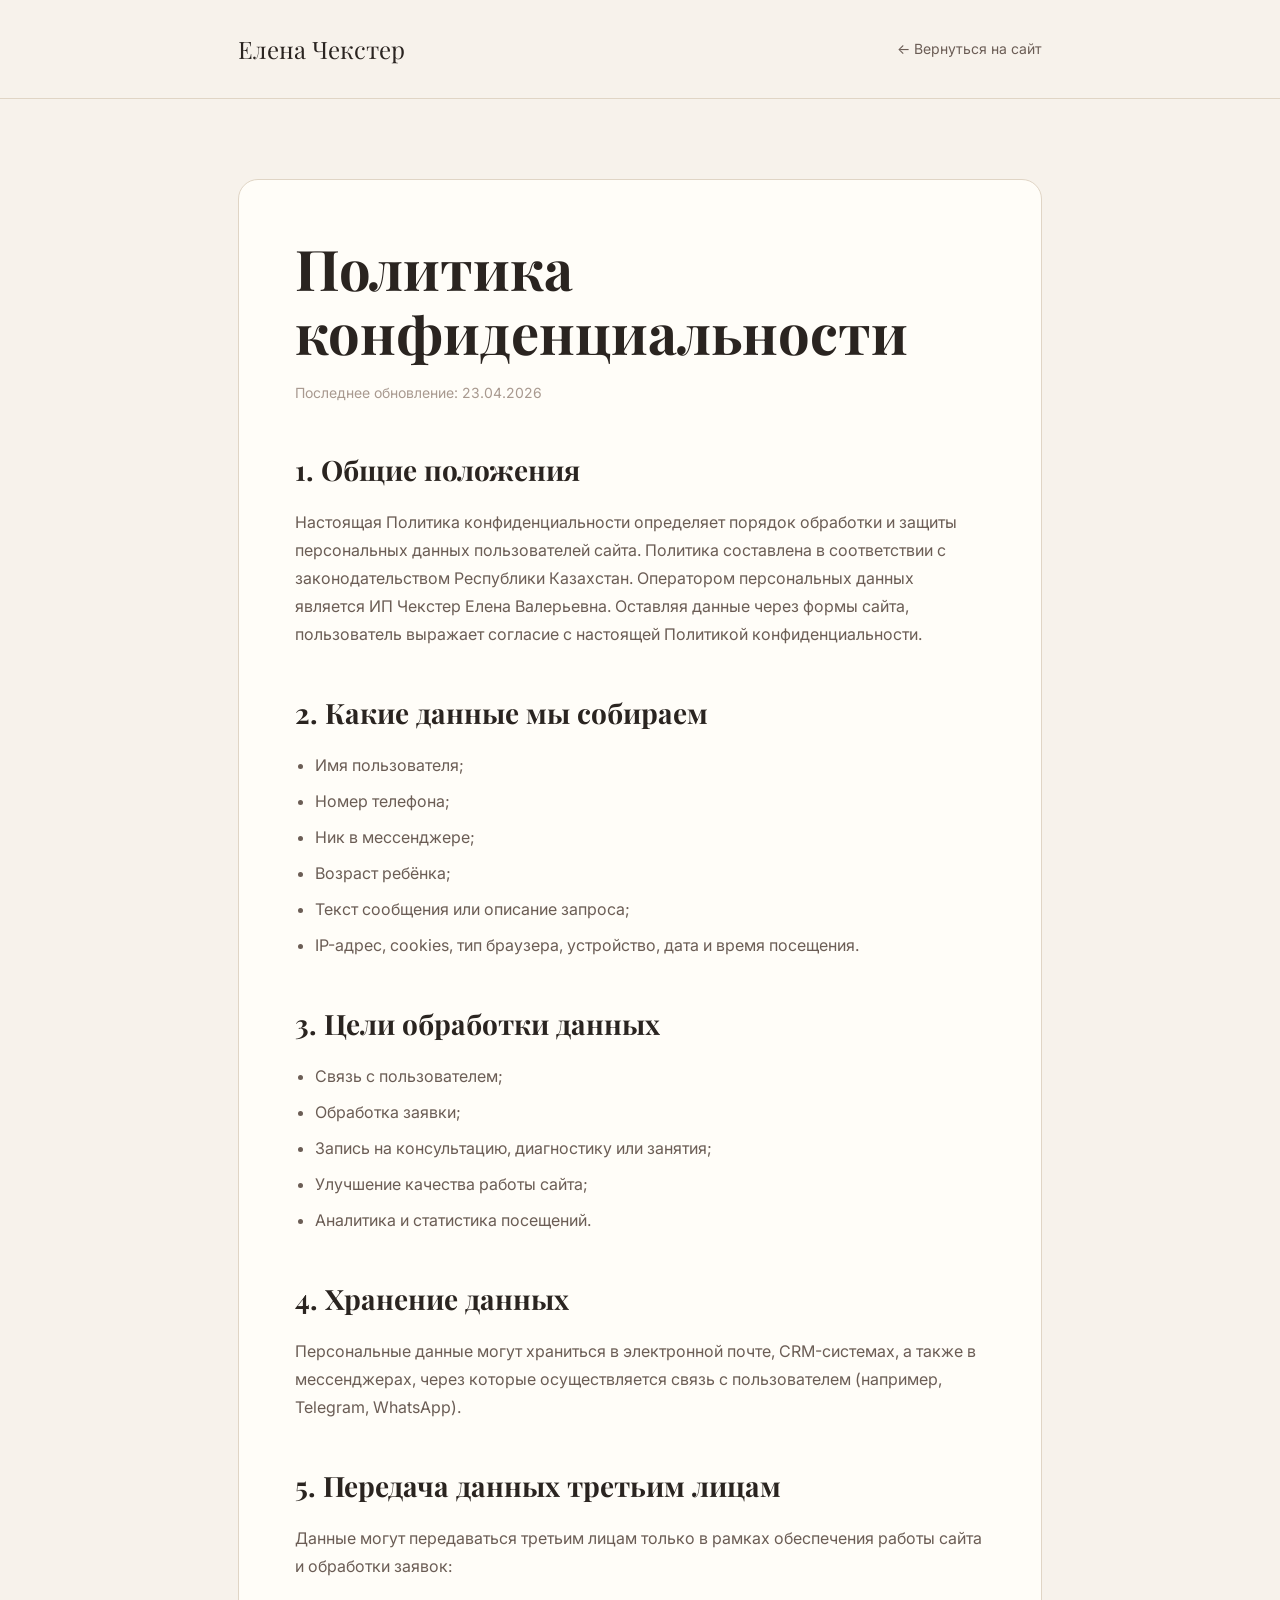
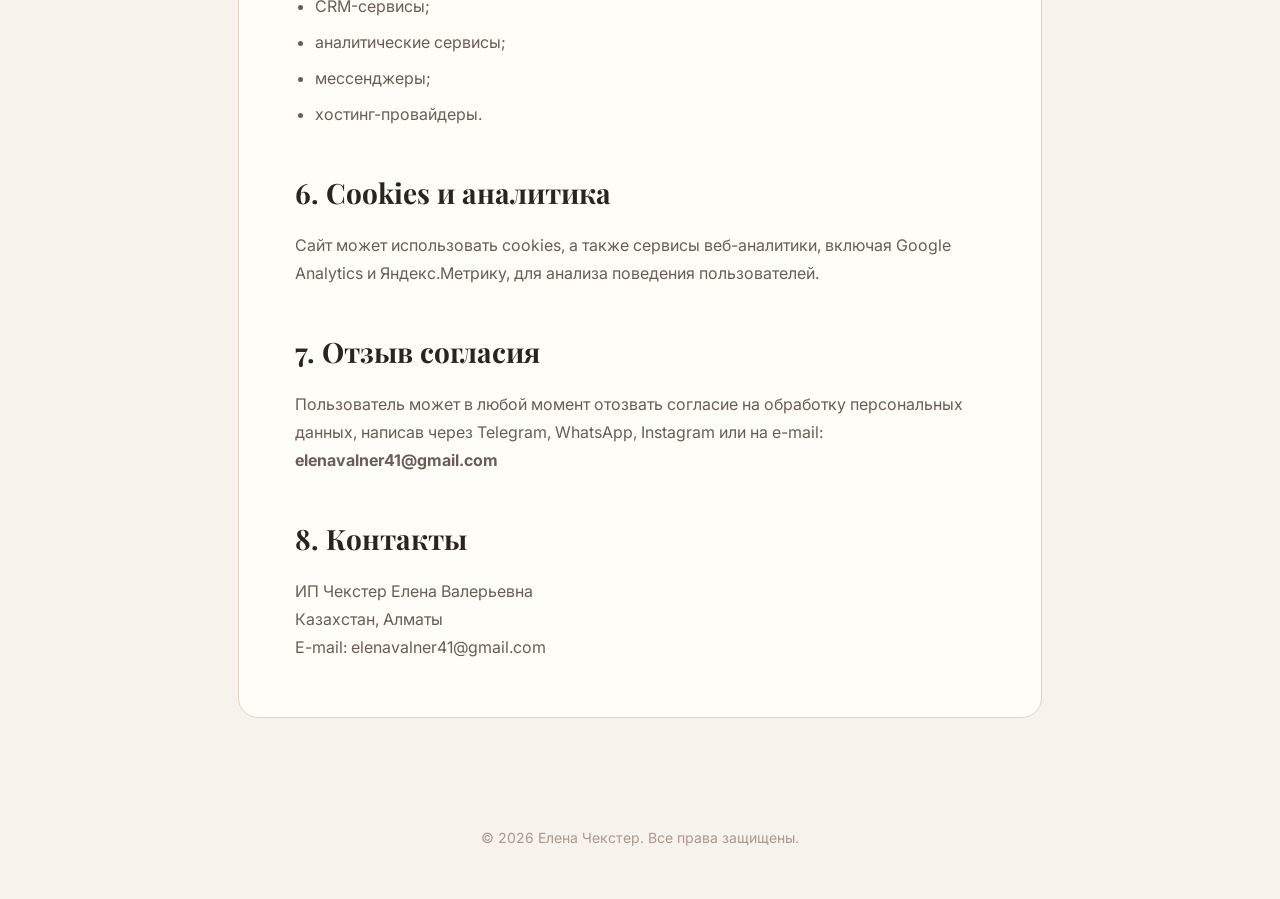
<file: privacy.html>
<!DOCTYPE html>
<html lang="ru">
<head>
    <meta charset="UTF-8">
    <meta name="viewport" content="width=device-width, initial-scale=1.0, maximum-scale=1.0, user-scalable=no">

    <title>Политика конфиденциальности — Елена Чекстер</title>
    <meta name="description" content="Политика конфиденциальности сайта логопеда-дефектолога Елены Чекстер.">
    <meta name="robots" content="index, follow">
    <link rel="canonical" href="https://elena-chekster.kz/privacy.html">

    <!-- Favicon -->
    <link rel="icon" type="image/png" sizes="32x32" href="images/favicon-32.png">
    <link rel="icon" type="image/png" sizes="16x16" href="images/favicon-16.png">

    <!-- Fonts -->
    <link rel="preconnect" href="https://fonts.googleapis.com">
    <link rel="preconnect" href="https://fonts.gstatic.com" crossorigin>
    <link href="https://fonts.googleapis.com/css2?family=Playfair+Display:ital,wght@0,400;0,500;1,400&family=Inter:wght@300;400;500&display=swap" rel="stylesheet">

    <style>
        :root {
            --color-bg: #F7F2EB;
            --color-surface: #FFFDF8;
            --color-border: #E0D5C5;

            --color-accent: #6B4F38;
            --color-accent-hover: #4E3826;

            --color-text-primary: #2A2420;
            --color-text-secondary: #6B5D55;
            --color-text-muted: #A8998F;

            --font-serif: 'Playfair Display', Georgia, serif;
            --font-sans: 'Inter', system-ui, sans-serif;

            --container-max: 900px;
            --container-pad: clamp(20px, 5vw, 48px);

            --transition-fast: 150ms ease;
        }

        * {
            margin: 0;
            padding: 0;
            box-sizing: border-box;
        }

        html {
            scroll-behavior: smooth;
            -webkit-text-size-adjust: 100%;
        }

        body {
            font-family: var(--font-sans);
            background: var(--color-bg);
            color: var(--color-text-primary);
            line-height: 1.75;
            -webkit-font-smoothing: antialiased;
            overflow-x: hidden;
        }

        a {
            color: inherit;
            text-decoration: none;
        }

        .container {
            width: 100%;
            max-width: var(--container-max);
            margin: 0 auto;
            padding: 0 var(--container-pad);
        }

        .header {
            padding: 28px 0;
            border-bottom: 1px solid var(--color-border);
            background: rgba(247,242,235,0.95);
            backdrop-filter: blur(8px);
            position: sticky;
            top: 0;
        }

        .header__inner {
            display: flex;
            align-items: center;
            justify-content: space-between;
        }

        .header__logo {
            font-family: var(--font-serif);
            font-size: 24px;
        }

        .header__back {
            font-size: 14px;
            color: var(--color-text-secondary);
            transition: color var(--transition-fast);
        }

        .header__back:hover {
            color: var(--color-accent);
        }

        .policy {
            padding: 80px 0;
        }

        .policy__card {
            background: var(--color-surface);
            border: 1px solid var(--color-border);
            border-radius: 20px;
            padding: clamp(28px, 5vw, 56px);
        }

        .policy__title {
            font-family: var(--font-serif);
            font-size: clamp(36px, 6vw, 56px);
            line-height: 1.15;
            margin-bottom: 16px;
        }

        .policy__updated {
            font-size: 14px;
            color: var(--color-text-muted);
            margin-bottom: 40px;
        }

        .policy__section + .policy__section {
            margin-top: 40px;
        }

        .policy__section h2 {
            font-family: var(--font-serif);
            font-size: 28px;
            margin-bottom: 14px;
        }

        .policy__section p,
        .policy__section li {
            color: var(--color-text-secondary);
            font-size: 16px;
        }

        .policy__section ul {
            padding-left: 20px;
            margin-top: 12px;
        }

        .policy__section li + li {
            margin-top: 8px;
        }

        .policy__section,
        .policy__section p,
        .policy__section li,
        .policy__section strong {
            overflow-wrap: anywhere;
        }

        .footer {
            padding: 28px 0 48px;
        }

        .footer__text {
            text-align: center;
            font-size: 14px;
            color: var(--color-text-muted);
        }

        @media (max-width: 768px) {
            :root {
                --container-pad: 16px;
            }

            .header {
                padding: 18px 0;
            }

            .header__inner {
                gap: 16px;
            }

            .header__logo {
                font-size: 20px;
                white-space: normal;
            }

            .header__back {
                flex-shrink: 0;
                font-size: 13px;
            }

            .policy {
                padding: 32px 0;
            }

            .policy__card {
                border-radius: 12px;
                padding: 24px 18px;
            }

            .policy__title {
                font-size: 32px;
            }

            .policy__section h2 {
                font-size: 23px;
                line-height: 1.25;
            }
        }

        @media (max-width: 420px) {
            .header__inner {
                align-items: flex-start;
                flex-direction: column;
            }

            .header__back {
                white-space: normal;
            }

            .policy__title {
                font-size: 29px;
            }

            .policy__section p,
            .policy__section li {
                font-size: 15px;
            }
        }
    </style>
</head>
<body>

<header class="header">
    <div class="container header__inner">
        <a href="index.html" class="header__logo">Елена Чекстер</a>
        <a href="index.html" class="header__back">← Вернуться на сайт</a>
    </div>
</header>

<main class="policy">
    <div class="container">
        <div class="policy__card">

            <h1 class="policy__title">Политика конфиденциальности</h1>
            <p class="policy__updated">Последнее обновление: 23.04.2026</p>

            <section class="policy__section">
                <h2>1. Общие положения</h2>
                <p>
                    Настоящая Политика конфиденциальности определяет порядок обработки и защиты персональных данных пользователей сайта.
                    Политика составлена в соответствии с законодательством Республики Казахстан.
                    Оператором персональных данных является ИП Чекстер Елена Валерьевна.
                    Оставляя данные через формы сайта, пользователь выражает согласие с настоящей Политикой конфиденциальности.
                </p>
            </section>

            <section class="policy__section">
                <h2>2. Какие данные мы собираем</h2>
                <ul>
                    <li>Имя пользователя;</li>
                    <li>Номер телефона;</li>
                    <li>Ник в мессенджере;</li>
                    <li>Возраст ребёнка;</li>
                    <li>Текст сообщения или описание запроса;</li>
                    <li>IP-адрес, cookies, тип браузера, устройство, дата и время посещения.</li>
                </ul>
            </section>

            <section class="policy__section">
                <h2>3. Цели обработки данных</h2>
                <ul>
                    <li>Связь с пользователем;</li>
                    <li>Обработка заявки;</li>
                    <li>Запись на консультацию, диагностику или занятия;</li>
                    <li>Улучшение качества работы сайта;</li>
                    <li>Аналитика и статистика посещений.</li>
                </ul>
            </section>

            <section class="policy__section">
                <h2>4. Хранение данных</h2>
                <p>
                    Персональные данные могут храниться в электронной почте, CRM-системах,
                    а также в мессенджерах, через которые осуществляется связь с пользователем
                    (например, Telegram, WhatsApp).
                </p>
            </section>

            <section class="policy__section">
                <h2>5. Передача данных третьим лицам</h2>
                <p>
                    Данные могут передаваться третьим лицам только в рамках обеспечения работы сайта и обработки заявок:
                </p>
                <ul>
                    <li>CRM-сервисы;</li>
                    <li>аналитические сервисы;</li>
                    <li>мессенджеры;</li>
                    <li>хостинг-провайдеры.</li>
                </ul>
            </section>

            <section class="policy__section">
                <h2>6. Cookies и аналитика</h2>
                <p>
                    Сайт может использовать cookies, а также сервисы веб-аналитики,
                    включая Google Analytics и Яндекс.Метрику, для анализа поведения пользователей.
                </p>
            </section>

            <section class="policy__section">
                <h2>7. Отзыв согласия</h2>
                <p>
                    Пользователь может в любой момент отозвать согласие на обработку персональных данных,
                    написав через Telegram, WhatsApp, Instagram или на e-mail:
                    <strong>elenavalner41@gmail.com</strong>
                </p>
            </section>

            <section class="policy__section">
                <h2>8. Контакты</h2>
                <p>
                    ИП Чекстер Елена Валерьевна<br>
                    Казахстан, Алматы<br>
                    E-mail: elenavalner41@gmail.com
                </p>
            </section>

        </div>
    </div>
</main>

<footer class="footer">
    <div class="container">
        <p class="footer__text">© 2026 Елена Чекстер. Все права защищены.</p>
    </div>
</footer>

</body>
</html>
</file>
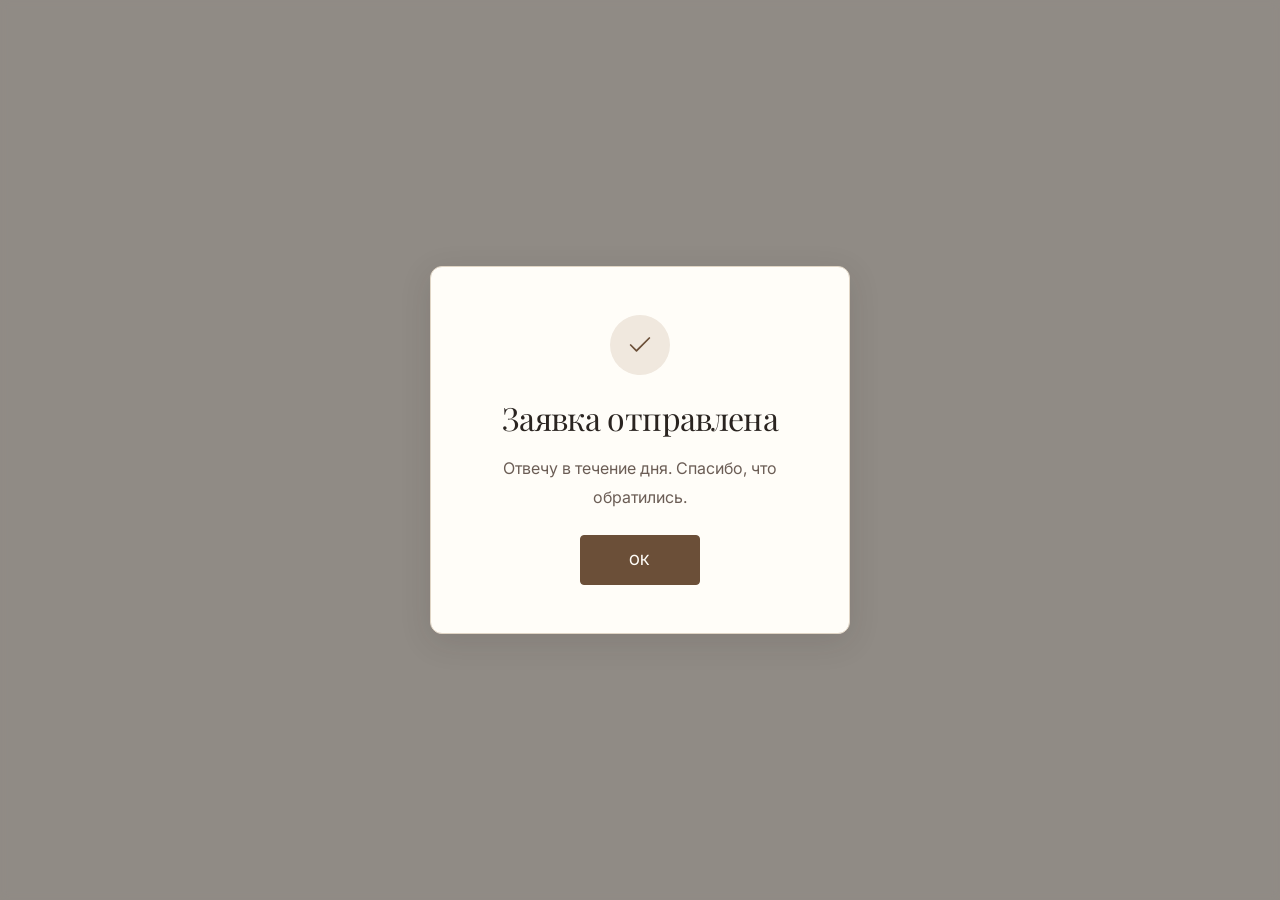
<file: thanks.html>
<!DOCTYPE html>
<html lang="ru">
    <head>
        <meta charset="UTF-8">
        <meta name="viewport" content="width=device-width, initial-scale=1.0, maximum-scale=1.0, user-scalable=no">

        <title>Заявка отправлена — Елена Чекстер</title>
        <meta name="description" content="Спасибо за заявку.">
        <meta name="robots" content="index, follow">
        <link rel="canonical" href="https://elena-chekster.kz/thanks.html">

        <link rel="icon" type="image/png" sizes="32x32" href="/images/favicon-32.png">
        <link rel="icon" type="image/png" sizes="16x16" href="/images/favicon-16.png">
        <link rel="apple-touch-icon" href="/images/apple-touch-icon.png">

        <link rel="preconnect" href="https://fonts.googleapis.com">
        <link rel="preconnect" href="https://fonts.gstatic.com" crossorigin>
        <link href="https://fonts.googleapis.com/css2?family=Playfair+Display:ital,wght@0,400;0,500;1,400&family=Inter:wght@300;400;500&display=swap" rel="stylesheet">

        <link rel="stylesheet" href="/css/style.css">
    </head>
    <body>
        <div class="modal" id="thanks-modal" role="dialog" aria-modal="true" aria-labelledby="thanks-title" aria-describedby="thanks-text">
            <div class="modal__overlay" id="thanks-overlay"></div>
            <div class="modal__box">
                <div class="modal__icon">
                    <svg width="28" height="28" viewBox="0 0 24 24" fill="none" stroke="currentColor" stroke-width="1.5" stroke-linecap="round" stroke-linejoin="round">
                        <polyline points="20 6 9 17 4 12"/>
                    </svg>
                </div>
                <h3 class="modal__title" id="thanks-title">Заявка отправлена</h3>
                <p class="modal__text" id="thanks-text">Отвечу в течение дня. Спасибо, что обратились.</p>
                <button class="btn btn-primary modal__btn" id="thanks-close" type="button">Ок</button>
            </div>
        </div>

        <script>
            (function initThanksPage() {
                const closeButton = document.getElementById('thanks-close');
                const overlay = document.getElementById('thanks-overlay');

                const returnHome = () => {
                    if (document.referrer) {
                        history.back();
                        return;
                    }

                    window.location.href = '/';
                };

                closeButton.addEventListener('click', returnHome);
                overlay.addEventListener('click', returnHome);

                document.addEventListener('keydown', (event) => {
                    if (event.key === 'Escape') {
                        returnHome();
                    }
                });
            })();
        </script>
    </body>
</html>
</file>
<file: css/style.css>
/* ============================================================
ПЕРЕМЕННЫЕ
============================================================ */

:root {
    --color-bg: #F7F2EB;
    --color-bg-alt: #EFE8DC;
    --color-surface: #FFFDF8;
    --color-border: #E0D5C5;
    --color-accent: #6B4F38;
    --color-accent-hover: #4E3826;
    --color-accent-light: #F0E8DE;
    --color-text-primary: #2A2420;
    --color-text-secondary: #6B5D55;
    --color-text-muted: #A8998F;
    --color-text-on-accent: #FFFDF8;
    --color-whatsapp: #25D366;
    --color-whatsapp-hover: #1DBB58;
    --color-overlay: rgba(42, 36, 32, 0.4);
    --color-overlay-strong: rgba(42, 36, 32, 0.5);
    --color-footer-base: #FFFDF8;
    --color-footer-muted: rgba(255, 253, 248, 0.6);
    --color-footer-soft: rgba(255, 253, 248, 0.55);
    --color-footer-faint: rgba(255, 253, 248, 0.5);
    --color-footer-subtle: rgba(255, 253, 248, 0.3);
    --color-footer-divider: rgba(255, 253, 248, 0.08);
    --color-surface-contrast: rgba(255, 255, 255, 0.15);
    --color-surface-contrast-strong: rgba(255, 255, 255, 0.4);
    --color-surface-contrast-stronger: rgba(255, 255, 255, 0.7);
    --color-surface-contrast-text: rgba(255, 255, 255, 0.75);
    --color-error: #C0392B;
    --color-error-strong: #DC2626;
    --color-error-bg: #FDF3F2;
    --font-serif: 'Playfair Display', Georgia, serif;
    --font-sans: 'Inter', system-ui, -apple-system, sans-serif;
    --text-xs: 0.75rem;
    --text-sm: 0.875rem;
    --text-base: 1rem;
    --text-md: 1.125rem;
    --text-lg: 1.25rem;
    --text-xl: 1.5rem;
    --text-2xl: 2rem;
    --text-3xl: 2.5rem;
    --text-4xl: 3.25rem;
    --leading-tight: 1.2;
    --leading-snug: 1.4;
    --leading-normal: 1.65;
    --leading-relaxed: 1.8;
    --tracking-tight: -0.02em;
    --tracking-normal: 0;
    --tracking-wide: 0.06em;
    --tracking-wider: 0.12em;
    --space-1: 0.25rem;
    --space-2: 0.5rem;
    --space-3: 0.75rem;
    --space-4: 1rem;
    --space-5: 1.25rem;
    --space-6: 1.5rem;
    --space-8: 2rem;
    --space-10: 2.5rem;
    --space-12: 3rem;
    --space-16: 4rem;
    --space-20: 5rem;
    --space-24: 6rem;
    --radius-sm: 4px;
    --radius-md: 8px;
    --radius-lg: 12px;
    --radius-xl: 20px;
    --radius-xxl: 52px;
    --radius-full: 9999px;
    --shadow-sm: 0 1px 3px rgba(42, 36, 32, 0.08);
    --shadow-md: 0 4px 16px rgba(42, 36, 32, 0.10);
    --shadow-lg: 0 8px 32px rgba(42, 36, 32, 0.12);
    --shadow-panel: 4px 4px 16px rgba(42, 36, 32, 0.10);
    --transition-fast: 150ms ease;
    --transition-normal: 250ms ease;
    --transition-slow: 400ms ease;
    --container-max: 1200px;
    --container-pad: clamp(1.25rem, 5vw, 4rem);
    --section-py: clamp(4rem, 8vw, 7rem);
    --nav-height: 68px;
    --hero-photo-width: 420px;
    --hero-photo-width-tablet: 360px;
    --hero-photo-height-mobile: 540px;
    --hero-photo-height-mobile-sm: 460px;
    --size-burger: 32px;
    --size-contact-icon: 40px;
    --size-reviews-nav: 48px;
    --size-faq-icon: 24px;
    --size-modal-icon: 60px;
    --size-modal-max-width: 420px;
    --size-consent-box: 16px;
    --border-card-accent: 4px solid var(--color-bg-alt);
}


/* ============================================================
СБРОС
============================================================ */

*, *::before, *::after {
    box-sizing: border-box;
    margin: 0;
    padding: 0;
}

html {
    scroll-behavior: smooth;
    -webkit-text-size-adjust: 100%;
    touch-action: manipulation;
}

@media (max-width: 768px) {
    html {
        scroll-padding-top: var(--nav-height);
    }
}

body {
    font-family: var(--font-sans);
    font-size: var(--text-base);
    font-weight: 400;
    line-height: var(--leading-normal);
    color: var(--color-text-primary);
    background-color: var(--color-bg);
    -webkit-font-smoothing: antialiased;
    -moz-osx-font-smoothing: grayscale;
    overflow-x: hidden;
    width: 100%;
    touch-action: manipulation;
}

img, video, svg {
    display: block;
    max-width: 100%;
}

img {
    height: auto;
}

a {
    color: inherit;
    text-decoration: none;
}

button, input, select, textarea {
    font: inherit;
    color: inherit;
}

button {
    cursor: pointer;
    background: none;
    border: none;
}

ul, ol {
    list-style: none;
}

h1, h2, h3, h4, h5, h6 {
    font-family: var(--font-serif);
    font-weight: 400;
    line-height: var(--leading-tight);
    letter-spacing: var(--tracking-tight);
    color: var(--color-text-primary);
}


/* ============================================================
ТИПОГРАФИКА
============================================================ */

.eyebrow {
    display: inline-block;
    font-family: var(--font-sans);
    font-size: var(--text-xs);
    font-weight: 500;
    letter-spacing: var(--tracking-wider);
    text-transform: uppercase;
    color: var(--color-text-muted);
    margin-bottom: var(--space-3);
}

h1 em,
h2 em {
    font-style: italic;
    color: var(--color-accent);
}


/* ============================================================
СЕТКА И КОНТЕЙНЕР
============================================================ */

.container {
    width: 100%;
    max-width: var(--container-max);
    margin-inline: auto;
    padding-inline: var(--container-pad);
}

main {
    max-width: var(--container-max);
    margin-inline: auto;
}

section {
    padding-block: var(--section-py);
}

/* Чередование фона секций */
section:nth-child(even) {
    background-color: var(--color-bg-alt);
}


/* ============================================================
КНОПКИ
============================================================ */

.btn {
    display: inline-flex;
    align-items: center;
    justify-content: center;
    gap: var(--space-2);
    padding: 0.75rem 1.75rem;
    border-radius: var(--radius-sm);
    font-family: var(--font-sans);
    font-size: var(--text-sm);
    font-weight: 500;
    letter-spacing: var(--tracking-wide);
    text-transform: uppercase;
    white-space: nowrap;
    transition: background-color var(--transition-fast),
    color var(--transition-fast),
    border-color var(--transition-fast),
    transform var(--transition-fast);
}

.btn:active {
    transform: translateY(1px);
}

.btn:disabled {
    cursor: not-allowed;
    opacity: 0.65;
    transform: none;
}

/* Основная кнопка */
.btn-primary {
    background-color: var(--color-accent);
    color: var(--color-text-on-accent);
    border: 1.5px solid var(--color-accent);
}

.btn-primary:hover {
    background-color: var(--color-accent-hover);
    border-color: var(--color-accent-hover);
}

/* Вторичная кнопка — обводка */
.btn-secondary {
    background-color: transparent;
    color: var(--color-text-primary);
    border: 1.5px solid var(--color-border);
}

.btn-secondary:hover {
    background-color: var(--color-accent-light);
    border-color: var(--color-accent);
    color: var(--color-accent);
}

/* Кнопка WhatsApp */
.btn-whatsapp {
    background-color: var(--color-whatsapp);
    color: var(--color-text-on-accent);
    border: 1.5px solid var(--color-whatsapp);
}

.btn-whatsapp:hover {
    background-color: var(--color-whatsapp-hover);
    border-color: var(--color-whatsapp-hover);
}


/* ============================================================
АДАПТИВ — ТИПОГРАФИКА
============================================================ */

@media (max-width: 768px) {
    :root {
        --text-4xl: 2.5rem;   /* 40px вместо 52px */
        --text-3xl: 2rem;     /* 32px вместо 40px */
        --text-2xl: 1.625rem; /* 26px вместо 32px */
    }
}

@media (max-width: 480px) {
    :root {
        --text-4xl: 2rem;     /* 32px */
        --text-3xl: 1.75rem;  /* 28px */
    }
}


/* ============================================================
HEADER
============================================================ */

.header {
    position: fixed;
    top: 0;
    left: 0;
    right: 0;
    z-index: 100;
    height: var(--nav-height);
    background-color: var(--color-bg);
    border-bottom: 1px solid var(--color-border);
    transition: box-shadow var(--transition-normal);
}

.header.scrolled {
    box-shadow: var(--shadow-sm);
}

.header__inner {
    height: 100%;
    display: flex;
    align-items: center;
    /* Логотип слева, всё остальное прижато вправо */
    justify-content: space-between;
    gap: var(--space-8);
}


/* Логотип */

.header__logo {
    font-family: var(--font-serif);
    font-size: var(--text-lg);
    font-weight: 400;
    color: var(--color-text-primary);
    white-space: nowrap;
    flex-shrink: 0;
    transition: color var(--transition-fast);
}

.header__logo:hover {
    color: var(--color-accent);
}


/* Навигация — прижата вправо, между логотипом и nav растягивается пустота */

.header__nav {
    margin-left: auto; /* ключевое — толкает nav вправо */
}

.header__nav-list {
    display: flex;
    align-items: center;
    gap: var(--space-8);
}

.header__nav-link {
    font-size: var(--text-sm);
    font-weight: 400;
    color: var(--color-text-secondary);
    white-space: nowrap;
    position: relative;
    padding-bottom: 2px;
    transition: color var(--transition-fast);
}

.header__nav-link::after {
    content: '';
    position: absolute;
    bottom: -2px;
    left: 0;
    right: 0;
    height: 1px;
    background-color: var(--color-accent);
    transform: scaleX(0);
    transform-origin: left;
    transition: transform var(--transition-normal);
}

.header__nav-link:hover {
    color: var(--color-text-primary);
}

.header__nav-link:hover::after,
.header__nav-link.active::after {
    transform: scaleX(1);
}

.header__nav-link.active {
    color: var(--color-text-primary);
}

.header__nav-cta-item {
    display: none;
}


/* CTA */

.header__cta {
    flex-shrink: 0;
    margin-left: var(--space-8);
}


/* Бургер — скрыт на десктопе */

.header__burger {
    display: none;
    flex-direction: column;
    justify-content: center;
    gap: 5px;
    width: var(--size-burger);
    height: var(--size-burger);
    flex-shrink: 0;
}

.header__burger span {
    display: block;
    height: 1.5px;
    background-color: var(--color-text-primary);
    border-radius: var(--radius-full);
    transition: transform var(--transition-normal),
    opacity var(--transition-normal);
}

.header__burger.open span:nth-child(1) {
    transform: translateY(6.5px) rotate(45deg);
}
.header__burger.open span:nth-child(2) {
    opacity: 0;
    transform: scaleX(0);
}
.header__burger.open span:nth-child(3) {
    transform: translateY(-6.5px) rotate(-45deg);
}

.header__nav-backdrop {
    position: fixed;
    inset: 0;
    background-color: var(--color-overlay);
    z-index: 98;
    opacity: 0;
    visibility: hidden;
    pointer-events: none;
    transition: opacity var(--transition-normal), visibility 0s linear var(--transition-normal);
}

.header__nav-backdrop.open {
    opacity: 1;
    visibility: visible;
    pointer-events: auto;
    transition: opacity var(--transition-normal);
}


/* ============================================================
АДАПТИВ
============================================================ */

@media (max-width: 1024px) {
    .header__nav-list {
        gap: var(--space-6);
    }
}

@media (max-width: 768px) {
    .header__burger {
        display: flex;
    }

    .header__cta {
        display: none;
    }

    .header__nav {
        position: fixed;
        top: var(--nav-height);
        right: 0;
        bottom: 0;
        width: max-content;
        min-width: 180px;
        background-color: var(--color-bg);
        border-left: none;
        border-top: 1px solid var(--color-border);
        padding: var(--space-6) var(--space-8) var(--space-8);
        box-shadow: var(--shadow-panel);
        transform: translateX(100%);
        transition: transform var(--transition-normal);
        z-index: 99;
        display: block;
    }

    .header__nav.open {
        transform: translateX(0);
    }

    .header__nav-list {
        flex-direction: column;
        align-items: flex-start;
        gap: 0;
    }

    .header__nav-link {
        display: block;
        padding: var(--space-4) 0;
        font-size: var(--text-base);
        border-bottom: 1px solid var(--color-border);
        width: 100%;
        white-space: nowrap;
    }

    .header__nav-link::after {
        display: none;
    }

    .header__nav-list li:last-child .header__nav-link,
    .header__nav-list li:nth-last-child(2) .header__nav-link {
        border-bottom: none;
    }

    .header__nav-cta-item {
        display: block;
        width: 100%;
        margin-top: var(--space-8);
    }

    .header__nav-cta {
        width: 100%;
        min-height: 44px;
        padding-inline: var(--space-6);
        justify-content: center;
        text-transform: uppercase;
        letter-spacing: 0;
    }

}


/* ============================================================
HERO
============================================================ */

.hero {
    display: grid;
    grid-template-columns: var(--hero-photo-width) 1fr;
    min-height: 100vh;
    padding-top: var(--nav-height);
}

/* Фото — левая колонка */

.hero__photo {
    position: relative;
    overflow: hidden;
}

.hero__photo img {
    position: absolute;
    inset: 0;
    width: 100%;
    height: 100%;
    object-fit: cover;
    object-position: center top;
}

/* Контент — правая колонка */

.hero__content {
    display: flex;
    flex-direction: column;
    justify-content: center;
    padding: var(--space-16) var(--space-16) var(--space-16) var(--space-12);
    background-color: var(--color-surface);
}

.hero__title {
    font-size: var(--text-4xl);
    line-height: var(--leading-snug);
    margin-top: var(--space-4);
    margin-bottom: var(--space-6);
}

.hero__subtitle {
    font-size: var(--text-md);
    line-height: var(--leading-relaxed);
    color: var(--color-text-secondary);
    margin-bottom: var(--space-10);
}

.hero__actions {
    display: flex;
    gap: var(--space-4);
    flex-wrap: wrap;
}


/* ============================================================
АДАПТИВ
============================================================ */

@media (max-width: 1024px) {
    .hero {
        grid-template-columns: var(--hero-photo-width-tablet) 1fr;
    }

    .hero__content {
        padding: var(--space-12) var(--space-10) var(--space-12) var(--space-8);
    }
}

@media (max-width: 768px) {
    .hero {
        grid-template-columns: 1fr;
        grid-template-rows: 100vw 1fr;
        min-height: auto;
    }

    .hero__photo img {
        position: absolute;
    }

    .hero__content {
        padding: var(--space-10) var(--container-pad);
    }

    .hero__title {
        font-size: var(--text-3xl);
    }

    .hero__actions {
        flex-direction: column;
    }

    .hero__actions .btn {
        width: 100%;
        justify-content: center;
    }
}


/* ============================================================
ABOUT
============================================================ */

.about {
    border-radius: var(--radius-xxl);
}

.about__inner {
    display: grid;
    grid-template-columns: 1fr 1fr;
    gap: var(--space-16);
    align-items: center;
}


/* Левая колонка */

.about__title {
    font-size: var(--text-3xl);
    line-height: var(--leading-snug);
    margin-bottom: var(--space-6);
}

.about__text {
    margin-bottom: var(--space-8);
}

.about__text p {
    font-size: var(--text-base);
    line-height: var(--leading-relaxed);
    color: var(--color-text-secondary);
}

.about__text p + p {
    margin-top: var(--space-4);
}


/* Плашки */

.about__badges {
    display: flex;
    flex-wrap: wrap;
    gap: var(--space-2) var(--space-3);
}

.about__badge {
    font-size: var(--text-sm);
    font-weight: 400;
    color: var(--color-text-secondary);
    background-color: var(--color-surface);
    border: 1px solid var(--color-border);
    border-radius: var(--radius-full);
    padding: var(--space-2) var(--space-4);
    white-space: nowrap;

    display: inline-block;
    transition: transform var(--transition-normal),
    border-color var(--transition-normal),
    color var(--transition-normal);
}

.about__badge:hover {
    transform: translateY(-2px);
    border-color: var(--color-accent);
    color: var(--color-accent);
}

.about__badge:nth-child(2) { transform: rotate(-1.5deg); }
.about__badge:nth-child(3) { transform: rotate(1deg);    }
.about__badge:nth-child(5) { transform: rotate(-1deg);   }
.about__badge:nth-child(6) { transform: rotate(1.5deg);  }

.about__badge:nth-child(2):hover,
.about__badge:nth-child(3):hover,
.about__badge:nth-child(5):hover,
.about__badge:nth-child(6):hover {
    transform: rotate(0deg) translateY(-2px);
}


/* Правая колонка — коллаж */

.about__collage {
    position: relative;
    width: 100%;
    height: var(--hero-photo-height-mobile);
}

.about__collage-item {
    position: absolute;
    overflow: hidden;
    border-radius: var(--radius-md);
    box-shadow: var(--shadow-md);
    transition: box-shadow var(--transition-slow);
}

.about__collage-item img {
    width: 100%;
    height: 100%;
    object-fit: cover;
    transition: transform var(--transition-slow);
}

.about__collage-item:hover {
    box-shadow: var(--shadow-lg);
}

.about__collage-item:hover img {
    transform: scale(1.04);
}

/* 1 — верхнее одиночное фото */
.about__collage-item--1 {
    width: 56%;
    aspect-ratio: 4 / 3;
    top: 0;
    left: 12%;
    z-index: 4;
    border: var(--border-card-accent);
    box-shadow: var(--shadow-lg);
}

/* 2 — левое фото второго ряда */
.about__collage-item--2 {
    width: 42%;
    aspect-ratio: 4 / 3;
    top: 155px;
    left: 0;
    z-index: 4;
}

/* 3 — правое фото второго ряда */
.about__collage-item--3 {
    width: 54%;
    aspect-ratio: 4 / 3;
    top: 140px;
    right: 0;
    z-index: 3;
}

/* 4 — левое фото третьего ряда, акцентное, с рамкой */
.about__collage-item--4 {
    width: 38%;
    aspect-ratio: 1 / 1;
    left: 2%;
    bottom: 78px;
    border: var(--border-card-accent);
    box-shadow: var(--shadow-lg);
    z-index: 6;
}

/* 5 — правое фото третьего ряда */
.about__collage-item--5 {
    width: 48%;
    aspect-ratio: 4 / 3;
    right: 2%;
    bottom: 92px;
    z-index: 4;
    border: var(--border-card-accent);
    box-shadow: var(--shadow-lg);
}

/* 6 — нижнее одиночное фото */
.about__collage-item--6 {
    width: 40%;
    aspect-ratio: 4 / 3;
    bottom: 0;
    left: 32%;
    z-index: 5;
}


/* ============================================================
ABOUT — АДАПТИВ
============================================================ */

@media (max-width: 1024px) {
    .about__inner {
        gap: var(--space-10);
    }

    .about__collage {
        height: var(--hero-photo-height-mobile-sm);
    }

    .about__collage-item--1 {
        width: 58%;
        left: 8%;
    }

    .about__collage-item--2 {
        width: 44%;
        top: 135px;
    }

    .about__collage-item--3 {
        width: 54%;
        top: 120px;
    }

    .about__collage-item--4 {
        width: 38%;
        bottom: 60px;
    }

    .about__collage-item--5 {
        width: 50%;
        bottom: 72px;
    }

    .about__collage-item--6 {
        width: 42%;
        bottom: 0;
        left: 28%;
    }
}

@media (max-width: 768px) {
    .about,
    .services,
    .faq {
        border-radius: 0;
    }

    .about__inner {
        grid-template-columns: 1fr;
        gap: var(--space-10);
    }

    /* Коллаж идёт первым на мобиле */
    .about__collage {
        order: -1;

        /* На мобиле переключаемся обратно на grid —
        absolute-коллаж при неизвестной ширине колонки
        ненадёжен, проще и аккуратнее сетка */
        position: relative;
        height: auto;
        display: grid;
        grid-template-columns: 1fr 1fr;
        gap: var(--space-3);
    }

    /* Сбрасываем все absolute-координаты */
    .about__collage-item {
        position: relative;
        top: auto;
        left: auto;
        right: auto;
        bottom: auto;
        width: 100%;
        z-index: 1;
    }

    /* Сбрасываем рамку с фото 4 — на мобиле она мешает */
    .about__collage-item--4 {
        border: none;
        box-shadow: var(--shadow-md);
    }

    /* Все фото одинаковой высоты */
    .about__collage-item--1,
    .about__collage-item--2,
    .about__collage-item--3,
    .about__collage-item--4,
    .about__collage-item--5,
    .about__collage-item--6 {
        aspect-ratio: 1 / 1;
    }

    .about__collage-item--3,
    .about__collage-item--4,
    .about__collage-item--5,
    .about__collage-item--6 {
        display: none;
    }

    .about__badges {
        gap: var(--space-2);
    }
}


/* ============================================================
CONCERNS
============================================================ */

.concerns__head {
    display: grid;
    grid-template-columns: 1fr 1fr;
    gap: var(--space-16);
    align-items: end;
    margin-bottom: var(--space-12);
}

.concerns__title {
    font-size: var(--text-3xl);
    line-height: var(--leading-snug);
}

.concerns__lead {
    font-size: var(--text-base);
    line-height: var(--leading-relaxed);
    color: var(--color-text-secondary);
}


/* Сетка карточек */

.concerns__grid {
    display: grid;
    grid-template-columns: repeat(4, 1fr);
    gap: 1px;
    background-color: var(--color-border);
    border: 1px solid var(--color-border);
    border-radius: var(--radius-lg);
    overflow: hidden;
}

.concerns__card {
    background-color: var(--color-surface);
    padding: var(--space-8) var(--space-6);
    display: flex;
    flex-direction: column;
    gap: var(--space-4);
    transition: background-color var(--transition-normal);
    cursor: default;
}

.concerns__card:hover {
    background-color: var(--color-accent-light);
}

.concerns__card-num {
    font-family: var(--font-serif);
    font-size: var(--text-2xl);
    font-weight: 400;
    color: var(--color-border);
    line-height: 1;
    transition: color var(--transition-normal);
}

.concerns__card:hover .concerns__card-num {
    color: var(--color-accent);
}

.concerns__card-text {
    font-size: var(--text-base);
    line-height: var(--leading-normal);
    color: var(--color-text-primary);
}


/* ============================================================
CONCERNS — АДАПТИВ
============================================================ */

@media (max-width: 1024px) {
    .concerns__grid {
        grid-template-columns: repeat(2, 1fr);
    }
}

@media (max-width: 768px) {
    .concerns__head {
        grid-template-columns: 1fr;
        gap: var(--space-4);
        margin-bottom: var(--space-8);
    }

    .concerns__title {
        font-size: var(--text-2xl);
    }

    .concerns__grid {
        grid-template-columns: repeat(2, 1fr);
        border-radius: var(--radius-md);
    }

    .concerns__card {
        padding: var(--space-6) var(--space-4);
        gap: var(--space-3);
    }

    .concerns__card-num {
        font-size: var(--text-xl);
    }

    .concerns__card-text {
        font-size: var(--text-sm);
    }
}

@media (max-width: 480px) {
    .concerns__grid {
        grid-template-columns: 1fr;
    }
}


/* ============================================================
SERVICES
============================================================ */

.services {
    border-radius: var(--radius-xxl);
}

.services__head {
    margin-bottom: var(--space-10);
}

.services__title {
    font-size: var(--text-3xl);
    line-height: var(--leading-snug);
}


/* Сетка карточек */

.services__grid {
    display: grid;
    grid-template-columns: repeat(2, 1fr);
    gap: var(--space-4);
}

.services__card {
    background-color: var(--color-surface);
    border: 1px solid transparent;  /* граница есть, но прозрачная */
    border-radius: var(--radius-lg);
    padding: var(--space-8);
    display: flex;
    flex-direction: column;
    gap: var(--space-6);
    transition: box-shadow var(--transition-normal);
}

.services__card:hover {
    box-shadow: var(--shadow-sm);  /* было shadow-md — стало тише */
}

/* Акцентная карточка */
.services__card--primary {
    background-color: var(--color-accent);
    border-color: transparent;
    color: var(--color-text-on-accent);
}

.services__card--primary:hover {
    box-shadow: var(--shadow-sm);
}


/* Иконка */

.services__card-icon {
    width: var(--size-reviews-nav);
    height: var(--size-reviews-nav);
    border-radius: var(--radius-md);
    background-color: var(--color-accent-light);
    display: flex;
    align-items: center;
    justify-content: center;
    color: var(--color-accent);
    flex-shrink: 0;
}

.services__card--primary .services__card-icon {
    background-color: var(--color-surface-contrast);
    color: var(--color-text-on-accent);
}


/* Текст */

.services__card-body {
    flex: 1;
    display: flex;
    flex-direction: column;
    gap: var(--space-3);
}

.services__card-name {
    font-family: var(--font-sans);
    font-size: var(--text-lg);
    font-weight: 500;
    line-height: var(--leading-snug);
    color: var(--color-text-primary);
}

.services__card--primary .services__card-name {
    color: var(--color-text-on-accent);
}

.services__card-desc {
    font-size: var(--text-base);
    line-height: var(--leading-relaxed);
    color: var(--color-text-secondary);
}

.services__card--primary .services__card-desc {
    color: var(--color-surface-contrast-text);
}


/* Футер карточки — цена + кнопка */

.services__card-footer {
    display: flex;
    align-items: center;
    justify-content: space-between;
    gap: var(--space-4);
    padding-top: var(--space-3);
    border-top: none;
    margin-top: auto;
}

.services__card--primary .services__card-footer {
    border-top: none;
}

.services__card-price {
    font-family: var(--font-serif);
    font-size: var(--text-xl);
    font-weight: 400;
    color: var(--color-text-primary);
    white-space: nowrap;
}

.services__card--primary .services__card-price {
    color: var(--color-text-on-accent);
}

.services__card-btn {
    background-color: transparent;
    color: var(--color-text-primary);
    border: 1.5px solid var(--color-border);
    padding: 0.5rem 1.25rem;
    font-size: var(--text-sm);
    white-space: nowrap;
}

.services__card-btn:hover {
    background-color: var(--color-accent-light);
    border-color: var(--color-accent);
    color: var(--color-accent);
}

.services__card--primary .services__card-btn {
    border-color: var(--color-surface-contrast-strong);
    color: var(--color-text-on-accent);
}

.services__card--primary .services__card-btn:hover {
    background-color: var(--color-surface-contrast);
    border-color: var(--color-surface-contrast-stronger);
}


/* ============================================================
SERVICES — АДАПТИВ
============================================================ */

@media (max-width: 768px) {
    .services__grid {
        grid-template-columns: 1fr;
    }

    .services__card {
        padding: var(--space-6);
        gap: var(--space-5);
    }

    .services__card-footer {
        flex-direction: column;
        align-items: flex-start;
        gap: var(--space-3);
    }

    .services__card-btn {
        width: 100%;
        justify-content: center;
    }
}


/* ============================================================
REVIEWS
============================================================ */

.reviews__head {
    display: flex;
    align-items: center;
    justify-content: space-between;
    margin-bottom: var(--space-10);
}

.reviews__title {
    font-size: var(--text-3xl);
    line-height: var(--leading-snug);
}


/* Кнопки навигации */

.reviews__nav {
    display: flex;
    align-items: center;
    gap: var(--space-4);
    flex-shrink: 0;
}

.reviews__nav-btn {
    width: var(--size-contact-icon);
    height: var(--size-contact-icon);
    border-radius: var(--radius-full);
    border: 1px solid var(--color-border);
    background-color: var(--color-surface);
    display: flex;
    align-items: center;
    justify-content: center;
    color: var(--color-text-secondary);
    transition: border-color var(--transition-fast),
    color var(--transition-fast),
    background-color var(--transition-fast);
}

.reviews__nav-btn:hover {
    border-color: var(--color-accent);
    color: var(--color-accent);
    background-color: var(--color-accent-light);
}

.reviews__nav-btn:disabled {
    opacity: 0.35;
    pointer-events: none;
}

.reviews__nav-counter {
    font-size: var(--text-sm);
    color: var(--color-text-muted);
    min-width: 36px;
    text-align: center;
}


/* Слайдер */

.reviews__viewport {
    overflow: hidden;
}

.reviews__track {
    display: grid;
    grid-template-columns: repeat(3, 1fr);
    gap: var(--space-4);
    grid-template-rows: repeat(2, 1fr);
}


/* Карточка отзыва */

.reviews__card {
    background-color: var(--color-surface);
    border: 1px solid var(--color-border);
    border-radius: var(--radius-lg);
    padding: var(--space-6);
    display: flex;
    flex-direction: column;
    gap: var(--space-4);
}


/* Звёзды */

.reviews__card-stars {
    display: flex;
    gap: 3px;
    color: var(--color-accent);
}

.reviews__card-stars svg {
    width: 14px;
    height: 14px;
    flex-shrink: 0;
}


/* Текст */

.reviews__card-text {
    font-size: var(--text-base);
    line-height: var(--leading-relaxed);
    color: var(--color-text-secondary);
    flex: 1;
}

.reviews__card-text--clamped {
    display: -webkit-box;
    -webkit-box-orient: vertical;
    -webkit-line-clamp: 8;
    overflow: hidden;
    flex: 1;
    mask-image: linear-gradient(
        to bottom,
        rgba(0, 0, 0, 0.8) 0,
        rgba(0, 0, 0, 0.4) 28%,
        rgba(0, 0, 0, 0.1) 62%,
        rgba(0, 0, 0, 0) 100%
    );
}

.reviews__read-more {
    align-self: center;
    border: none;
    background: none;
    color: var(--color-accent);
    font-family: var(--font-sans);
    font-size: var(--text-base);
    font-weight: 500;
    line-height: var(--leading-normal);
    margin-top: calc(-1 * var(--space-20));
    padding: var(--space-2) var(--space-3);
    position: relative;
    text-align: center;
    z-index: 1;
    transition: color var(--transition-fast);
}

.reviews__read-more:hover {
    color: var(--color-accent-hover);
}


/* Автор */

.reviews__card-author {
    display: flex;
    flex-direction: column;
    gap: var(--space-1);
    padding-top: var(--space-4);
    border-top: 1px solid var(--color-border);
    margin-top: auto;
}

.reviews__card-name {
    font-size: var(--text-sm);
    font-weight: 500;
    color: var(--color-text-primary);
}

.reviews__card-meta {
    font-size: var(--text-xs);
    color: var(--color-text-muted);
}


/* ============================================================
REVIEWS — АДАПТИВ
============================================================ */

@media (max-width: 1024px) {
    .reviews__track {
        grid-template-columns: repeat(2, 1fr);
    }
}

@media (max-width: 768px) {
    .reviews__head {
        margin-bottom: var(--space-6);
    }

    .reviews__title {
        font-size: var(--text-2xl);
    }

    .reviews__track {
        grid-template-columns: 1fr;
    }

    .reviews__nav-btn {
        width: 36px;
        height: 36px;
    }
}

@media (max-width: 768px) {
    .reviews__track {
        grid-template-rows: 1fr;
    }
}


/* ============================================================
FAQ
============================================================ */

.faq {
    border-radius: var(--radius-xxl);
}

.faq__inner {
    display: grid;
    grid-template-columns: 1fr 2fr;
    gap: var(--space-16);
    align-items: start;
}


/* Левая колонка — коллаж */

.faq__collage {
    position: relative;
    display: flex;
    flex-direction: column;
    align-items: center;
    gap: 0;
    padding-block: var(--space-6);
}

.faq__collage-item {
    width: 80%;
    border-radius: var(--radius-md);
    overflow: hidden;
    box-shadow: var(--shadow-md);
    position: relative;
    transition: box-shadow var(--transition-slow);
    flex-shrink: 0;
}

.faq__collage-item img {
    width: 100%;
    height: 100%;
    object-fit: cover;
    display: block;
    aspect-ratio: 4 / 3;
    transition: transform var(--transition-slow);
}

.faq__collage-item:hover img {
    transform: scale(1.04);
}

.faq__collage-item:hover {
    box-shadow: var(--shadow-lg);
}

/* Чётные — правее, нечётные — левее */
.faq__collage-item:nth-child(odd) {
    align-self: flex-start;
    transform: rotate(-2deg);
    z-index: 2;
}

.faq__collage-item:nth-child(even) {
    align-self: flex-end;
    transform: rotate(2deg);
    z-index: 1;
}

/* Перекрытие уголками — каждый следующий заезжает на предыдущий */
.faq__collage-item + .faq__collage-item {
    margin-top: -24px;
}

/* Чётные поверх нечётных при наезде снизу */
.faq__collage-item:nth-child(even) {
    z-index: 3;
}

.faq__collage-item:nth-child(odd):not(:first-child) {
    z-index: 2;
}

.faq__collage-item:first-child {
    z-index: 4;
}

.faq__collage-item--2 {
    border: var(--border-card-accent);
}

.faq__collage-item:hover {
    box-shadow: var(--shadow-lg);
}


/* Правая колонка — контент */

.faq__content {}

.faq__title {
    font-size: var(--text-3xl);
    line-height: var(--leading-snug);
    margin-bottom: var(--space-8);
}


/* Список вопросов */

.faq__list {
    display: flex;
    flex-direction: column;
}

.faq__item {
    border-top: 1px solid var(--color-border);
}

.faq__item:first-child {
    border-top: none;
}

.faq__list li:last-child {
    border-bottom: none;
}


/* Кнопка вопроса */

.faq__question {
    width: 100%;
    display: flex;
    align-items: center;
    justify-content: space-between;
    gap: var(--space-6);
    padding: var(--space-5) 0;
    background: none;
    border: none;
    cursor: pointer;
    text-align: left;
    font-family: var(--font-sans);
    font-size: var(--text-base);
    font-weight: 500;
    color: var(--color-text-primary);
}


/* Иконка +/− */

.faq__icon {
    width: var(--size-faq-icon);
    height: var(--size-faq-icon);
    border-radius: var(--radius-full);
    border: 1px solid var(--color-border);
    flex-shrink: 0;
    position: relative;
    transition: border-color var(--transition-fast),
    background-color var(--transition-fast);
}

.faq__icon::before,
.faq__icon::after {
    content: '';
    position: absolute;
    background-color: var(--color-text-secondary);
    border-radius: var(--radius-full);
    transition: transform var(--transition-normal),
    opacity var(--transition-normal),
    background-color var(--transition-fast);
}

.faq__icon::before {
    width: 10px;
    height: 1.5px;
    top: 50%;
    left: 50%;
    transform: translate(-50%, -50%);
}

.faq__icon::after {
    width: 1.5px;
    height: 10px;
    top: 50%;
    left: 50%;
    transform: translate(-50%, -50%);
}

.faq__item--open .faq__icon {
    border-color: var(--color-accent);
    background-color: var(--color-accent);
}

.faq__item--open .faq__icon::before,
.faq__item--open .faq__icon::after {
    background-color: var(--color-text-on-accent);
}

.faq__item--open .faq__icon::after {
    opacity: 0;
    transform: translate(-50%, -50%) rotate(90deg);
}


/* Ответ */

.faq__answer {
    display: grid;
    grid-template-rows: 0fr;
    transition: grid-template-rows var(--transition-normal);
}

.faq__answer > p {
    overflow: hidden;
    font-size: var(--text-base);
    line-height: var(--leading-relaxed);
    color: var(--color-text-secondary);
    padding-bottom: 0;
    transition: padding-bottom var(--transition-normal);
}

.faq__item--open .faq__answer {
    grid-template-rows: 1fr;
}

.faq__item--open .faq__answer > p {
    padding-bottom: var(--space-5);
}


/* ============================================================
FAQ — АДАПТИВ
============================================================ */

@media (max-width: 1024px) {
    .faq__inner {
        gap: var(--space-10);
    }

    .faq__collage-item {
        width: 85%;
    }
}

@media (max-width: 768px) {
    .faq__inner {
        grid-template-columns: 1fr;
        gap: var(--space-10);
    }

    .faq__collage {
        flex-direction: row;
        padding-block: 0;
        height: auto;
        overflow: visible;
        justify-content: center;
        align-items: center;
    }

    .faq__collage-item {
        width: 38%;
        flex-shrink: 0;
    }

    .faq__collage-item + .faq__collage-item {
        margin-top: 0;
        margin-left: -20px;
    }

    .faq__collage-item:nth-child(odd) {
        align-self: center;
        transform: rotate(-2deg);
    }

    .faq__collage-item:nth-child(even) {
        align-self: center;
        transform: rotate(2deg);
    }

    .faq__title {
        font-size: var(--text-2xl);
        margin-bottom: var(--space-6);
    }

    .faq__question {
        font-size: var(--text-sm);
        padding: var(--space-5) 0;
    }
}


/* ============================================================
CONTACT
============================================================ */

.contact__title {
    font-size: var(--text-3xl);
    line-height: var(--leading-snug);
    margin-bottom: var(--space-10);
}

.contact__inner {
    display: grid;
    grid-template-columns: 1fr 1fr;
    gap: var(--space-16);
    align-items: stretch;
}


/* Колонка с формой */

.contact__form-col {
    display: flex;
    flex-direction: column;
}

.contact__form {
    flex: 1;
    background-color: var(--color-surface);
    border: 1px solid var(--color-border);
    border-radius: var(--radius-lg);
    padding: var(--space-8);
    display: flex;
    flex-direction: column;
}

.contact__form-title {
    font-family: var(--font-serif);
    font-size: var(--text-2xl);
    font-weight: 400;
    color: var(--color-text-primary);
    margin-bottom: var(--space-8);
}

.contact__form-fields {
    display: flex;
    flex-direction: column;
    gap: var(--space-5);
    flex: 1;
}

.contact__form-row {
    display: grid;
    grid-template-columns: 1fr 1fr;
    gap: var(--space-4);
}

.contact__form-group {
    display: flex;
    flex-direction: column;
    gap: var(--space-2);
}

.contact__form-label {
    font-size: var(--text-xs);
    font-weight: 500;
    letter-spacing: var(--tracking-wide);
    text-transform: uppercase;
    color: var(--color-text-muted);
}

.contact__form-input {
    width: 100%;
    padding: 0.75rem 1rem;
    font-family: var(--font-sans);
    font-size: var(--text-base);
    color: var(--color-text-primary);
    background-color: var(--color-bg);
    border: 1px solid var(--color-border);
    border-radius: var(--radius-sm);
    outline: none;
    transition: border-color var(--transition-fast),
    background-color var(--transition-fast);
    appearance: none;
}

.contact__form-input:focus {
    border-color: var(--color-accent);
    background-color: var(--color-surface);
}

.contact__form-input::placeholder {
    color: var(--color-text-muted);
}

.contact__form-input:-webkit-autofill,
.contact__form-input:-webkit-autofill:hover,
.contact__form-input:-webkit-autofill:focus {
    -webkit-text-fill-color: var(--color-text-primary);
    caret-color: var(--color-text-primary);
    box-shadow: 0 0 0 1000px var(--color-bg) inset;
    border-color: var(--color-border);
    transition: background-color 9999s ease-in-out 0s;
}

.contact__form-input.error:-webkit-autofill,
.contact__form-input.error:-webkit-autofill:hover,
.contact__form-input.error:-webkit-autofill:focus {
    box-shadow: 0 0 0 1000px var(--color-error-bg) inset;
    border-color: var(--color-error);
}

.contact__form-select-wrap {
    position: relative;
}

.contact__form-select-wrap::after {
    content: '';
    position: absolute;
    right: 1rem;
    top: 50%;
    transform: translateY(-50%);
    width: 0;
    height: 0;
    border-left: 4px solid transparent;
    border-right: 4px solid transparent;
    border-top: 5px solid var(--color-text-muted);
    pointer-events: none;
}

.contact__form-textarea {
    resize: vertical;
    min-height: 100px;
}

.contact__form-btn {
    width: 100%;
    padding: 1rem;
    font-size: var(--text-base);
}


/* Правая колонка — текст, контакты, коллаж */

.contact__info {
    display: flex;
    flex-direction: column;
}

.contact__lead {
    font-size: var(--text-base);
    line-height: var(--leading-relaxed);
    color: var(--color-text-secondary);
    margin-bottom: var(--space-8);
}


/* Контакты */

.contact__links {
    display: flex;
    flex-direction: column;
    gap: var(--space-3);
    margin-bottom: var(--space-10);
}

.contact__link {
    display: flex;
    align-items: center;
    gap: var(--space-4);
    padding: var(--space-4);
    background-color: var(--color-surface);
    border: 1px solid var(--color-border);
    border-radius: var(--radius-md);
    transition: border-color var(--transition-fast),
    background-color var(--transition-fast);
}

.contact__link:hover {
    border-color: var(--color-accent);
    background-color: var(--color-accent-light);
}

.contact__link-icon {
    width: var(--size-contact-icon);
    height: var(--size-contact-icon);
    border-radius: var(--radius-sm);
    background-color: var(--color-accent-light);
    display: flex;
    align-items: center;
    justify-content: center;
    color: var(--color-accent);
    flex-shrink: 0;
    transition: background-color var(--transition-fast),
    color var(--transition-fast);
}

.contact__link:hover .contact__link-icon {
    background-color: var(--color-accent);
    color: var(--color-text-on-accent);
}

.contact__link-body {
    display: flex;
    flex-direction: column;
    gap: 2px;
}

.contact__link-label {
    font-size: var(--text-xs);
    font-weight: 500;
    letter-spacing: var(--tracking-wide);
    text-transform: uppercase;
    color: var(--color-text-muted);
}

.contact__link-value {
    font-size: var(--text-base);
    color: var(--color-text-primary);
    font-weight: 400;
}


/* Коллаж */

.contact__collage {
    display: grid;
    grid-template-columns: 1fr 1fr;
    gap: 0;
    position: relative;
    margin-top: auto;
}

.contact__collage-item {
    overflow: hidden;
    border-radius: var(--radius-md);
    box-shadow: var(--shadow-md);
    position: relative;
    transition: box-shadow var(--transition-slow);
}

.contact__collage-item img {
    width: 100%;
    aspect-ratio: 4 / 3;
    object-fit: cover;
    display: block;
    transition: transform var(--transition-slow);
}

.contact__collage-item:hover img {
    transform: scale(1.04);
}

.contact__collage-item:hover {
    box-shadow: var(--shadow-lg);
}

.contact__collage-item--1 {
    transform: rotate(-1.5deg);
    z-index: 2;
    margin-right: -8px;
    border: var(--border-card-accent);
}

.contact__collage-item--2 {
    transform: rotate(1.5deg);
    z-index: 1;
    margin-left: -8px;
}


/* ============================================================
CONTACT — АДАПТИВ
============================================================ */

@media (max-width: 1024px) {
    .contact__inner {
        gap: var(--space-10);
    }
}

@media (max-width: 768px) {
    .contact__title {
        font-size: var(--text-2xl);
        margin-bottom: var(--space-8);
    }

    .contact__inner {
        grid-template-columns: 1fr;
        gap: var(--space-10);
    }

    .contact__form-row {
        grid-template-columns: 1fr;
    }

    .contact__form {
        padding: var(--space-6);
    }

    .contact__collage-item--1,
    .contact__collage-item--2 {
        margin: 0;
        transform: none;
        border: none;
    }

    .contact__collage {
        gap: var(--space-2);
    }
}


/* ============================================================
MODAL
============================================================ */

.review-modal[hidden] {
    display: none;
}

.review-modal {
    position: fixed;
    inset: 0;
    z-index: 500;
    display: flex;
    align-items: center;
    justify-content: center;
    padding: var(--space-6);
}

.review-modal__overlay {
    position: absolute;
    inset: 0;
    background-color: var(--color-overlay-strong);
    backdrop-filter: blur(4px);
}

.review-modal__box {
    position: relative;
    z-index: 1;
    background-color: var(--color-surface);
    border: 1px solid var(--color-border);
    border-radius: var(--radius-lg);
    padding: var(--space-10);
    max-width: 680px;
    width: 100%;
    max-height: min(760px, 86vh);
    display: flex;
    flex-direction: column;
    gap: var(--space-5);
    box-shadow: var(--shadow-lg);
}

.review-modal__close {
    position: absolute;
    top: var(--space-4);
    right: var(--space-4);
    width: 36px;
    height: 36px;
    border-radius: var(--radius-full);
    border: 1px solid var(--color-border);
    background-color: var(--color-surface);
    color: var(--color-text-secondary);
    display: flex;
    align-items: center;
    justify-content: center;
    transition: border-color var(--transition-fast),
    color var(--transition-fast),
    background-color var(--transition-fast);
}

.review-modal__close:hover {
    border-color: var(--color-accent);
    color: var(--color-accent);
    background-color: var(--color-accent-light);
}

.review-modal__stars {
    display: flex;
    gap: 3px;
    color: var(--color-accent);
    padding-right: var(--space-12);
}

.review-modal__stars svg {
    width: 16px;
    height: 16px;
    flex-shrink: 0;
}

.review-modal__text {
    color: var(--color-text-secondary);
    font-size: var(--text-md);
    line-height: var(--leading-relaxed);
    overflow-y: auto;
    padding-right: var(--space-2);
}

.review-modal__author {
    display: flex;
    flex-direction: column;
    gap: var(--space-1);
    border-top: 1px solid var(--color-border);
    padding-top: var(--space-4);
}

.review-modal__name {
    color: var(--color-text-primary);
    font-size: var(--text-base);
    font-weight: 500;
}

.review-modal__meta {
    color: var(--color-text-muted);
    font-size: var(--text-sm);
}

@media (max-width: 768px) {
    .review-modal {
        padding: var(--space-4);
    }

    .review-modal__box {
        padding: var(--space-8) var(--space-6);
        max-height: 86vh;
    }

    .review-modal__text {
        font-size: var(--text-base);
    }
}

.modal[hidden] {
    display: none;
}

.modal {
    position: fixed;
    inset: 0;
    z-index: 500;
    display: flex;
    align-items: center;
    justify-content: center;
    padding: var(--space-6);
}

.modal__overlay {
    position: absolute;
    inset: 0;
    background-color: var(--color-overlay-strong);
    backdrop-filter: blur(4px);
}

.modal__box {
    position: relative;
    z-index: 1;
    background-color: var(--color-surface);
    border: 1px solid var(--color-border);
    border-radius: var(--radius-lg);
    padding: var(--space-12) var(--space-10);
    max-width: var(--size-modal-max-width);
    width: 100%;
    display: flex;
    flex-direction: column;
    align-items: center;
    text-align: center;
    gap: var(--space-4);
    box-shadow: var(--shadow-lg);
}

.modal__icon {
    width: var(--size-modal-icon);
    height: var(--size-modal-icon);
    border-radius: var(--radius-full);
    background-color: var(--color-accent-light);
    display: flex;
    align-items: center;
    justify-content: center;
    color: var(--color-accent);
    margin-bottom: var(--space-2);
}

.modal--error .modal__icon {
    background-color: var(--color-error-bg);
    color: var(--color-error-strong);
}

.modal__title {
    font-family: var(--font-serif);
    font-size: var(--text-2xl);
    font-weight: 400;
    color: var(--color-text-primary);
}

.modal__text {
    font-size: var(--text-base);
    color: var(--color-text-secondary);
    line-height: var(--leading-relaxed);
}

.modal__btn {
    margin-top: var(--space-2);
    min-width: 120px;
}


/* Поле с ошибкой валидации */

.contact__form-input.error {
    border-color: var(--color-error);
    background-color: var(--color-error-bg);
}

.contact__form-input--error-message::placeholder {
    color: var(--color-error-strong);
    font-size: 0.875rem;
    opacity: 1;
}

.contact__form-required {
    color: var(--color-accent);
}

/* --- Чекбокс согласия --- */
.contact__form-group--consent {
    margin-top: 4px;
}

.contact__form-consent {
    display: flex;
    align-items: flex-start;
    gap: 10px;
    font-size: 0.875rem;
    line-height: 1.5;
    color: var(--color-text-secondary);
}

.contact__form-consent input[type="checkbox"] {
    position: absolute;
    opacity: 0;
    pointer-events: none;
}

.contact__form-consent-box {
    width: var(--size-consent-box);
    height: var(--size-consent-box);
    margin-top: 2px;
    flex-shrink: 0;
    border: 1.5px solid var(--color-border);
    border-radius: 4px;
    background-color: transparent;
    cursor: pointer;
    transition: border-color var(--transition-fast),
    background-color var(--transition-fast),
    box-shadow var(--transition-fast);
    position: relative;
}

.contact__form-consent-box::after {
    content: '';
    position: absolute;
    left: 4px;
    top: 1px;
    width: 5px;
    height: 9px;
    border: solid var(--color-text-on-accent);
    border-width: 0 2px 2px 0;
    transform: rotate(45deg);
    opacity: 0;
}

.contact__form-consent input[type="checkbox"]:checked + .contact__form-consent-box {
    background-color: var(--color-accent);
    border-color: var(--color-accent);
}

.contact__form-consent input[type="checkbox"]:checked + .contact__form-consent-box::after {
    opacity: 1;
}

.contact__form-consent input[type="checkbox"].error + .contact__form-consent-box {
    border-color: var(--color-error-strong);
}

.contact__form-consent-text {
    color: var(--color-text-secondary);
}

.contact__form-consent-link {
    color: var(--color-accent);
    text-decoration: underline;
    text-underline-offset: 2px;
}

.contact__form-consent-link:hover {
    color: var(--color-accent-hover);
}


/* ============================================================
FOOTER
============================================================ */

.footer {
    background-color: var(--color-text-primary);
    color: var(--color-footer-muted);
}

.footer__inner {
    display: grid;
    grid-template-columns: minmax(260px, 1.4fr) repeat(3, max-content);
    justify-content: space-between;
    align-items: start;
    column-gap: var(--space-10);
    row-gap: var(--space-8);
    padding-top: var(--space-16);
    padding-bottom: var(--space-16);
}


/* Колонка бренда */

.footer__logo {
    font-family: var(--font-serif);
    font-size: var(--text-xl);
    font-weight: 400;
    color: var(--color-footer-base);
    display: block;
    margin-bottom: var(--space-3);
    transition: opacity var(--transition-fast);
}

.footer__logo:hover {
    opacity: 0.75;
}

.footer__tagline {
    font-size: var(--text-sm);
    line-height: var(--leading-relaxed);
    color: var(--color-footer-faint);
    margin-bottom: var(--space-6);
}

.footer__cta {
    font-size: var(--text-xs);
}


/* Заголовки колонок */

.footer__nav-title {
    font-size: var(--text-xs);
    font-weight: 500;
    letter-spacing: var(--tracking-wider);
    text-transform: uppercase;
    color: var(--color-footer-base);
    margin-bottom: var(--space-5);
}


/* Навигация */

.footer__nav-list {
    display: flex;
    flex-direction: column;
    gap: var(--space-3);
}

.footer__nav-link {
    font-size: var(--text-sm);
    color: var(--color-footer-soft);
    transition: color var(--transition-fast);
    cursor: pointer;
}

a.footer__nav-link:hover {
    color: var(--color-footer-base);
}


/* Контакты */

.footer__contact-list {
    display: flex;
    flex-direction: column;
    gap: var(--space-3);
}

.footer__contact-link {
    display: flex;
    align-items: center;
    gap: var(--space-2);
    font-size: var(--text-sm);
    color: var(--color-footer-soft);
    transition: color var(--transition-fast);
}

.footer__contact-link svg {
    flex-shrink: 0;
    opacity: 0.6;
    transition: opacity var(--transition-fast);
}

.footer__contact-link:hover {
    color: var(--color-footer-base);
}

.footer__contact-link:hover svg {
    opacity: 1;
}


/* Нижняя строка */

.footer__bottom {
    border-top: 1px solid var(--color-footer-divider);
}

.footer__bottom-inner {
    display: flex;
    align-items: center;
    justify-content: space-between;
    padding-top: var(--space-5);
    padding-bottom: var(--space-5);
    gap: var(--space-4);
}

.footer__copy,
.footer__location {
    font-size: var(--text-xs);
    color: var(--color-footer-subtle);
}

.footer__privacy-link {
    font-size: var(--text-xs);
    color: var(--color-text-muted);
    font-weight: 400;
    line-height: 1.5;
    text-decoration: none;
    transition: color var(--transition-fast);
}

.footer__privacy-link:hover {
    color: var(--color-accent);
}


/* ============================================================
FOOTER — АДАПТИВ
============================================================ */

@media (max-width: 1024px) {
    .footer__inner {
        grid-template-columns: 1fr 1fr;
        gap: var(--space-10) var(--space-8);
    }

    .footer__brand {
        grid-column: 1 / -1;
        display: grid;
        grid-template-columns: auto 1fr auto;
        align-items: center;
        gap: var(--space-6);
        padding-bottom: var(--space-8);
        border-bottom: 1px solid var(--color-footer-divider);
    }

    .footer__tagline {
        margin-bottom: 0;
    }
}

@media (max-width: 768px) {
    .footer__inner {
        grid-template-columns: 1fr 1fr;
        gap: var(--space-8);
        padding-top: var(--space-10);
        padding-bottom: var(--space-10);
    }

    .footer__brand {
        grid-column: 1 / -1;
        grid-template-columns: 1fr;
        gap: var(--space-4);
        border-bottom: 1px solid var(--color-footer-divider);
        padding-bottom: var(--space-8);
    }

    .footer__cta {
        align-self: flex-start;
    }

    .footer__bottom-inner {
        flex-direction: column;
        align-items: flex-start;
        gap: var(--space-2);
    }
}

@media (max-width: 480px) {
    .footer__inner {
        grid-template-columns: 1fr;
    }
}

@media (max-width: 768px) {
    .about,
    .services,
    .faq {
        border-radius: 0;
    }
}


/* ============================================================
MOBILE TOUCH STATES
============================================================ */

@media (max-width: 768px) and (hover: none),
       (max-width: 768px) and (pointer: coarse) {
    .header__logo:hover {
        color: var(--color-text-primary);
    }

    .header__nav-link:hover {
        color: var(--color-text-secondary);
    }

    .header__nav-link:hover::after {
        transform: scaleX(0);
    }

    .header__nav-link.active:hover {
        color: var(--color-text-primary);
    }

    .header__nav-link.active:hover::after {
        transform: scaleX(1);
    }

    .about__badge:hover {
        transform: none;
        border-color: var(--color-border);
        color: var(--color-text-secondary);
    }

    .about__badge:nth-child(2):hover {
        transform: rotate(-1.5deg);
    }

    .about__badge:nth-child(3):hover {
        transform: rotate(1deg);
    }

    .about__badge:nth-child(5):hover {
        transform: rotate(-1deg);
    }

    .about__badge:nth-child(6):hover {
        transform: rotate(1.5deg);
    }

    .about__collage-item:hover,
    .faq__collage-item:hover,
    .contact__collage-item:hover {
        box-shadow: var(--shadow-md);
    }

    .about__collage-item--1:hover,
    .faq__collage-item:first-child:hover {
        box-shadow: var(--shadow-lg);
    }

    .about__collage-item:hover img,
    .faq__collage-item:hover img,
    .contact__collage-item:hover img {
        transform: none;
    }

    .concerns__card:hover {
        background-color: var(--color-surface);
    }

    .concerns__card:hover .concerns__card-num {
        color: var(--color-border);
    }

    .services__card:hover,
    .services__card--primary:hover {
        box-shadow: none;
    }

    .contact__link:hover {
        border-color: var(--color-border);
        background-color: var(--color-surface);
    }

    .contact__link:hover .contact__link-icon {
        background-color: var(--color-accent-light);
        color: var(--color-accent);
    }

    .contact__form-consent-link:hover {
        color: var(--color-accent);
    }

    .footer__logo:hover {
        opacity: 1;
    }

    a.footer__nav-link:hover,
    .footer__contact-link:hover {
        color: var(--color-footer-soft);
    }

    .footer__contact-link:hover svg {
        opacity: 0.6;
    }

    .footer__privacy-link:hover {
        color: var(--color-text-muted);
    }

    .btn-primary:hover {
        background-color: var(--color-accent);
        border-color: var(--color-accent);
    }

    .btn-primary:active {
        background-color: var(--color-accent-hover);
        border-color: var(--color-accent-hover);
    }

    .btn-secondary:hover {
        background-color: transparent;
        border-color: var(--color-border);
        color: var(--color-text-primary);
    }

    .btn-secondary:active {
        background-color: var(--color-accent-light);
        border-color: var(--color-accent);
        color: var(--color-accent);
    }

    .btn-whatsapp:hover {
        background-color: var(--color-whatsapp);
        border-color: var(--color-whatsapp);
    }

    .btn-whatsapp:active {
        background-color: var(--color-whatsapp-hover);
        border-color: var(--color-whatsapp-hover);
    }

    .services__card-btn:hover {
        background-color: transparent;
        border-color: var(--color-border);
        color: var(--color-text-primary);
    }

    .services__card-btn:active {
        background-color: var(--color-accent-light);
        border-color: var(--color-accent);
        color: var(--color-accent);
    }

    .services__card--primary .services__card-btn:hover {
        background-color: transparent;
        border-color: var(--color-surface-contrast-strong);
        color: var(--color-text-on-accent);
    }

    .services__card--primary .services__card-btn:active {
        background-color: var(--color-surface-contrast);
        border-color: var(--color-surface-contrast-stronger);
    }

    .reviews__nav-btn:hover,
    .review-modal__close:hover {
        border-color: var(--color-border);
        color: var(--color-text-secondary);
        background-color: var(--color-surface);
    }

    .reviews__nav-btn:active,
    .review-modal__close:active {
        border-color: var(--color-accent);
        color: var(--color-accent);
        background-color: var(--color-accent-light);
    }

    .reviews__read-more:hover {
        color: var(--color-accent);
    }

    .reviews__read-more:active {
        color: var(--color-accent-hover);
    }
}
</file>
